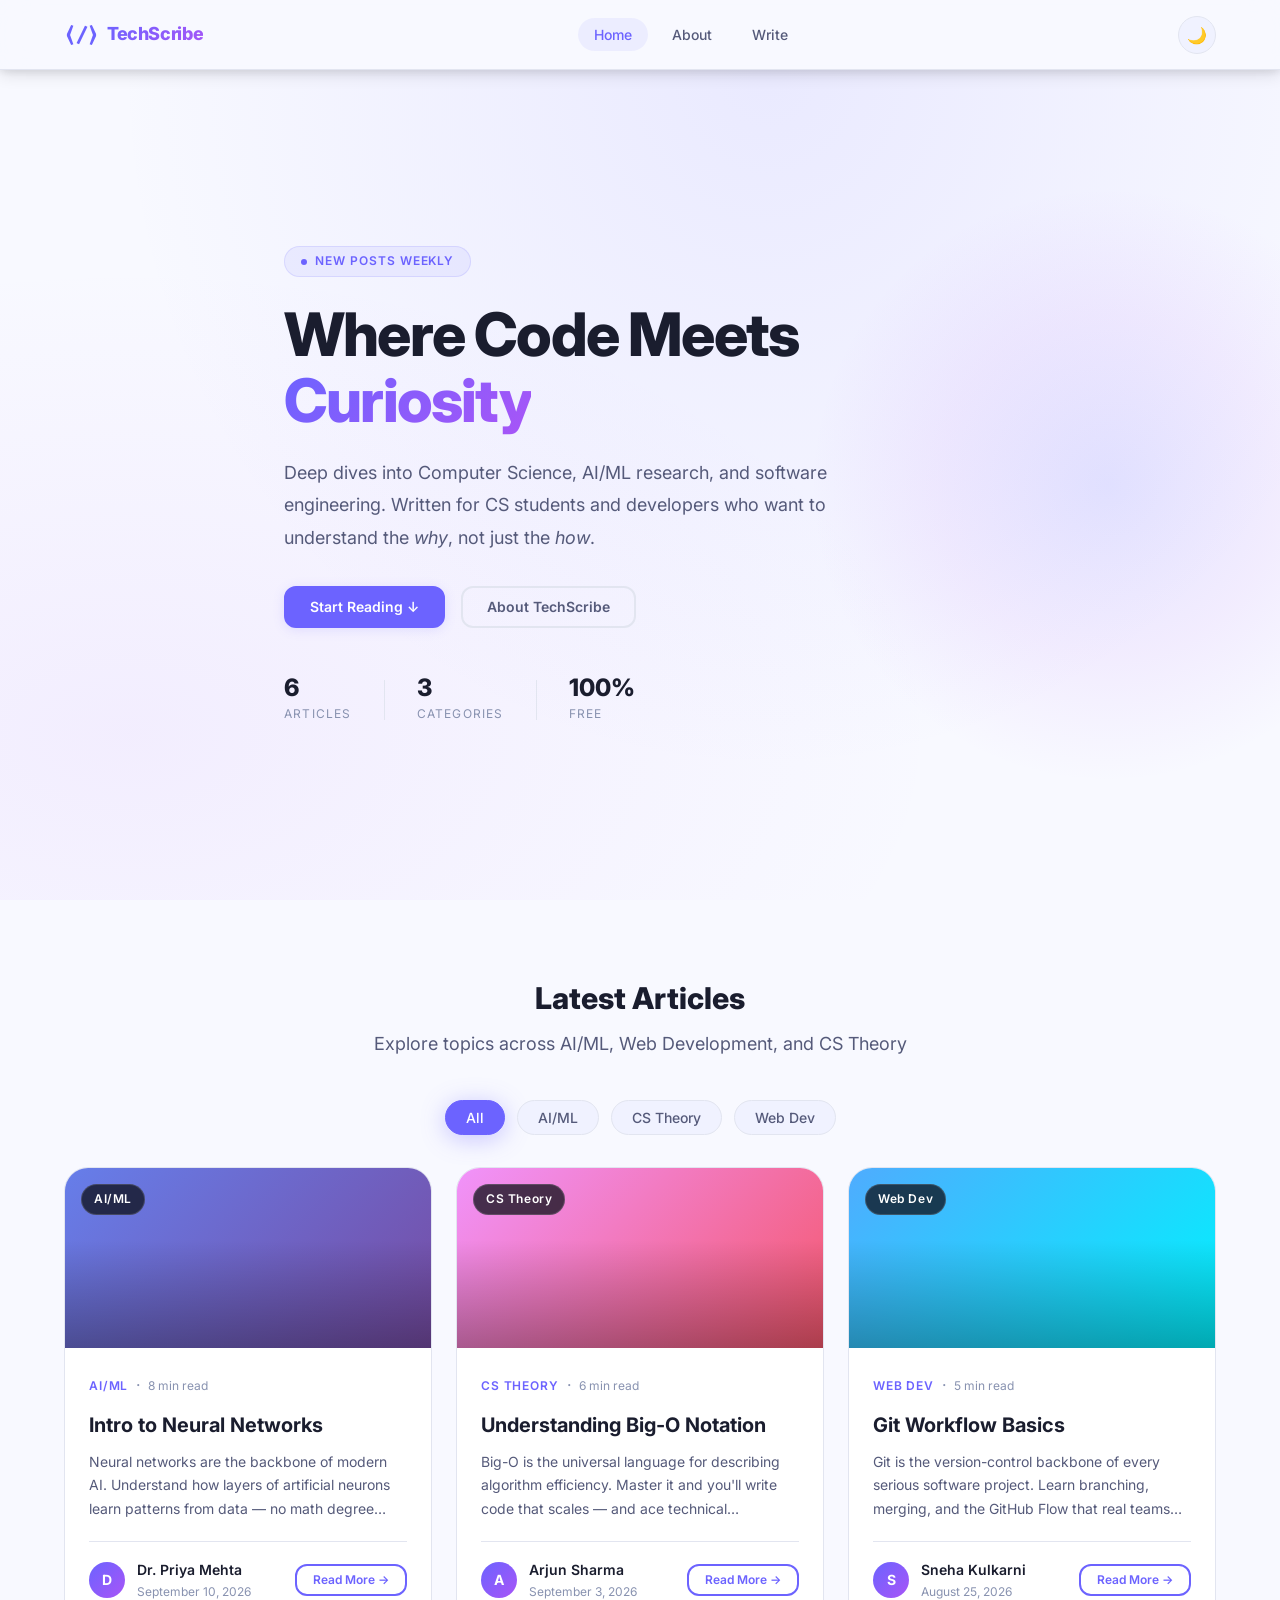
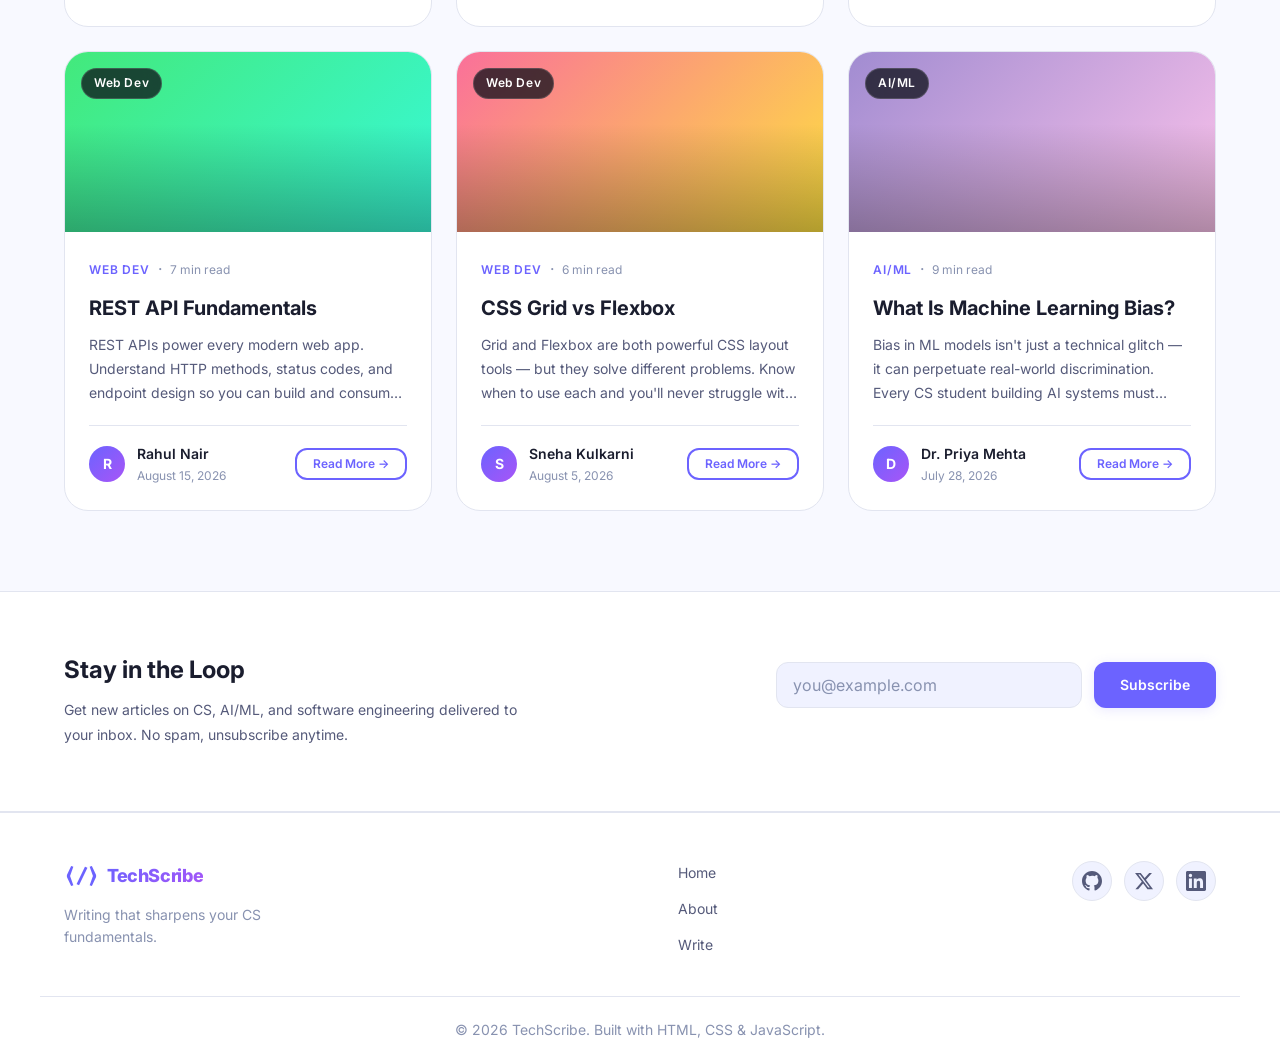
<file: index.html>
<!DOCTYPE html>
<html lang="en" data-theme="dark">
  <head>
    <meta charset="UTF-8" />
    <meta name="viewport" content="width=device-width, initial-scale=1.0" />

    <!-- SEO meta tags -->
    <title>TechScribe — CS, AI/ML & Software Engineering Blog</title>
    <meta
      name="description"
      content="TechScribe is a professional blog covering Computer Science theory, AI/ML concepts, and software engineering best practices for students and developers."
    />
    <meta name="author" content="TechScribe Editorial Team" />

    <!-- Open Graph (social sharing preview) -->
    <meta property="og:title" content="TechScribe — CS, AI/ML & Software Engineering Blog" />
    <meta property="og:description" content="Thoughtful writing on CS, AI/ML, and engineering." />
    <meta property="og:type" content="website" />

    <!-- Google Fonts — Inter for body, Fira Code for code snippets -->
    <link rel="preconnect" href="https://fonts.googleapis.com" />
    <link rel="preconnect" href="https://fonts.gstatic.com" crossorigin />
    <link
      href="https://fonts.googleapis.com/css2?family=Inter:wght@400;500;600;700;800&family=Fira+Code:wght@400;500&display=swap"
      rel="stylesheet"
    />

    <!-- Our stylesheets: base first, then responsive overrides -->
    <link rel="stylesheet" href="css/style.css" />
    <link rel="stylesheet" href="css/responsive.css" />
  </head>

  <body>
    <!-- ═══════════════════════════════════════════════
         HEADER — sticky nav with logo, links, controls
         ═══════════════════════════════════════════════ -->
    <header class="site-header" id="site-header">
      <nav class="navbar container" aria-label="Main navigation">

        <!-- Logo / Brand -->
        <a href="index.html" class="nav-logo" id="nav-logo" aria-label="TechScribe Home">
          <span class="logo-icon">⟨/⟩</span>
          <span class="logo-text">TechScribe</span>
        </a>

        <!-- Desktop Navigation Links -->
        <ul class="nav-links" id="nav-links" role="list">
          <li><a href="index.html" class="nav-link active" aria-current="page">Home</a></li>
          <li><a href="about.html" class="nav-link">About</a></li>
          <li><a href="add-article.html" class="nav-link">Write</a></li>
        </ul>

        <!-- Right-side controls: theme toggle + hamburger -->
        <div class="nav-controls">
          <!-- Theme toggle button — JS adds/removes dark class on <html> -->
          <button
            id="theme-toggle"
            class="btn-icon"
            aria-label="Toggle dark/light mode"
            title="Toggle theme"
          >
            <!-- Icon swaps via JS -->
            <span id="theme-icon">☀️</span>
          </button>

          <!-- Hamburger menu — visible on mobile only -->
          <button
            id="hamburger"
            class="hamburger"
            aria-label="Open navigation menu"
            aria-expanded="false"
            aria-controls="nav-links"
          >
            <span class="hamburger-line"></span>
            <span class="hamburger-line"></span>
            <span class="hamburger-line"></span>
          </button>
        </div>
      </nav>
    </header>

    <!-- ═══════════════════════════════════════════════
         MAIN — primary page content
         ═══════════════════════════════════════════════ -->
    <main id="main-content">

      <!-- ── HERO SECTION ───────────────────────────── -->
      <section class="hero" aria-label="Site introduction">
        <div class="hero-content container">
          <div class="hero-badge">New Posts Weekly</div>
          <h1 class="hero-title">
            Where Code Meets<br />
            <span class="gradient-text">Curiosity</span>
          </h1>
          <p class="hero-subtitle">
            Deep dives into Computer Science, AI/ML research, and software engineering.
            Written for CS students and developers who want to understand the <em>why</em>,
            not just the <em>how</em>.
          </p>
          <div class="hero-actions">
            <a href="#blog-grid" class="btn btn-primary" id="hero-cta">Start Reading ↓</a>
            <a href="about.html" class="btn btn-ghost">About TechScribe</a>
          </div>

          <!-- Floating stats strip -->
          <div class="hero-stats">
            <div class="stat">
              <span class="stat-number" id="stat-articles">6</span>
              <span class="stat-label">Articles</span>
            </div>
            <div class="stat-divider"></div>
            <div class="stat">
              <span class="stat-number" id="stat-categories">3</span>
              <span class="stat-label">Categories</span>
            </div>
            <div class="stat-divider"></div>
            <div class="stat">
              <span class="stat-number">100%</span>
              <span class="stat-label">Free</span>
            </div>
          </div>
        </div>

        <!-- Decorative animated blob -->
        <div class="hero-blob" aria-hidden="true"></div>
      </section>

      <!-- ── BLOG GRID SECTION ──────────────────────── -->
      <section class="blog-section container" id="blog-grid" aria-label="Blog posts">
        <div class="section-header">
          <h2 class="section-title">Latest Articles</h2>
          <p class="section-subtitle">Explore topics across AI/ML, Web Development, and CS Theory</p>
        </div>

        <!-- Category filter buttons — JS populates and handles clicks -->
        <div class="filter-bar" id="filter-bar" role="group" aria-label="Filter posts by category">
          <!-- Buttons injected by render-posts.js -->
        </div>

        <!-- Post cards injected here by render-posts.js -->
        <div class="posts-grid" id="posts-grid" aria-live="polite">
          <!-- Dynamic content -->
        </div>

        <!-- Shown when no posts match a filter -->
        <div class="empty-state hidden" id="empty-state" role="status">
          <span class="empty-icon">🔍</span>
          <p>No posts in this category yet. Check back soon!</p>
        </div>
      </section>

      <!-- ── NEWSLETTER SECTION ─────────────────────── -->
      <section class="newsletter-section" id="newsletter" aria-label="Newsletter signup">
        <div class="newsletter-inner container">
          <div class="newsletter-text">
            <h2>Stay in the Loop</h2>
            <p>Get new articles on CS, AI/ML, and software engineering delivered to your inbox. No spam, unsubscribe anytime.</p>
          </div>
          <form
            class="newsletter-form"
            id="newsletter-form"
            novalidate
            aria-label="Newsletter subscription form"
          >
            <div class="form-group">
              <label for="newsletter-email" class="sr-only">Email address</label>
              <input
                type="email"
                id="newsletter-email"
                name="email"
                class="form-input"
                placeholder="you@example.com"
                autocomplete="email"
                required
              />
              <button type="submit" class="btn btn-primary" id="newsletter-submit">
                Subscribe
              </button>
            </div>
            <!-- Validation / success message injected by main.js -->
            <p class="form-message" id="form-message" role="alert" aria-live="assertive"></p>
          </form>
        </div>
      </section>
    </main>

    <!-- ═══════════════════════════════════════════════
         FOOTER
         ═══════════════════════════════════════════════ -->
    <footer class="site-footer" id="site-footer">
      <div class="footer-inner container">
        <div class="footer-brand">
          <a href="index.html" class="nav-logo" aria-label="TechScribe Home">
            <span class="logo-icon">⟨/⟩</span>
            <span class="logo-text">TechScribe</span>
          </a>
          <p class="footer-tagline">Writing that sharpens your CS fundamentals.</p>
        </div>

        <nav class="footer-links" aria-label="Footer navigation">
          <a href="index.html" class="footer-link">Home</a>
          <a href="about.html" class="footer-link">About</a>
          <a href="add-article.html" class="footer-link">Write</a>
        </nav>

        <!-- Mock social links (href="#" — replace with real profiles) -->
        <div class="footer-socials" aria-label="Social media links">
          <a href="#" class="social-link" aria-label="GitHub" rel="noopener">
            <!-- Inline SVG GitHub mark -->
            <svg width="20" height="20" viewBox="0 0 24 24" fill="currentColor" aria-hidden="true">
              <path d="M12 0C5.37 0 0 5.37 0 12c0 5.3 3.438 9.8 8.205 11.387.6.113.82-.258.82-.577v-2.234c-3.338.726-4.033-1.416-4.033-1.416-.546-1.387-1.333-1.756-1.333-1.756-1.089-.745.083-.729.083-.729 1.205.084 1.839 1.237 1.839 1.237 1.07 1.834 2.807 1.304 3.492.997.107-.775.418-1.305.762-1.604-2.665-.305-5.467-1.334-5.467-5.931 0-1.311.469-2.381 1.236-3.221-.124-.303-.535-1.524.117-3.176 0 0 1.008-.322 3.301 1.23A11.509 11.509 0 0112 5.803c1.02.005 2.047.138 3.006.404 2.291-1.552 3.297-1.23 3.297-1.23.653 1.653.242 2.874.118 3.176.77.84 1.235 1.911 1.235 3.221 0 4.609-2.807 5.624-5.479 5.921.43.372.823 1.102.823 2.222v3.293c0 .319.192.694.801.576C20.566 21.797 24 17.3 24 12c0-6.63-5.37-12-12-12z"/>
            </svg>
          </a>
          <a href="#" class="social-link" aria-label="Twitter/X" rel="noopener">
            <svg width="20" height="20" viewBox="0 0 24 24" fill="currentColor" aria-hidden="true">
              <path d="M18.244 2.25h3.308l-7.227 8.26 8.502 11.24H16.17l-5.214-6.817L4.99 21.75H1.68l7.73-8.835L1.254 2.25H8.08l4.713 6.231zm-1.161 17.52h1.833L7.084 4.126H5.117z"/>
            </svg>
          </a>
          <a href="#" class="social-link" aria-label="LinkedIn" rel="noopener">
            <svg width="20" height="20" viewBox="0 0 24 24" fill="currentColor" aria-hidden="true">
              <path d="M20.447 20.452h-3.554v-5.569c0-1.328-.027-3.037-1.852-3.037-1.853 0-2.136 1.445-2.136 2.939v5.667H9.351V9h3.414v1.561h.046c.477-.9 1.637-1.85 3.37-1.85 3.601 0 4.267 2.37 4.267 5.455v6.286zM5.337 7.433a2.062 2.062 0 01-2.063-2.065 2.064 2.064 0 112.063 2.065zm1.782 13.019H3.555V9h3.564v11.452zM22.225 0H1.771C.792 0 0 .774 0 1.729v20.542C0 23.227.792 24 1.771 24h20.451C23.2 24 24 23.227 24 22.271V1.729C24 .774 23.2 0 22.222 0h.003z"/>
            </svg>
          </a>
        </div>
      </div>

      <div class="footer-bottom container">
        <p>&copy; <span id="copyright-year"></span> TechScribe. Built with HTML, CSS &amp; JavaScript.</p>
      </div>
    </footer>

    <!-- ═══════════════════════════════════════════════
         SCRIPTS — defer so they run after DOM is ready
         Load order matters: data → render → interactions
         ═══════════════════════════════════════════════ -->
    <script src="js/posts-data.js" defer></script>
    <script src="js/render-posts.js" defer></script>
    <script src="js/storage.js" defer></script>
    <script src="js/main.js" defer></script>
  </body>
</html>
</file>
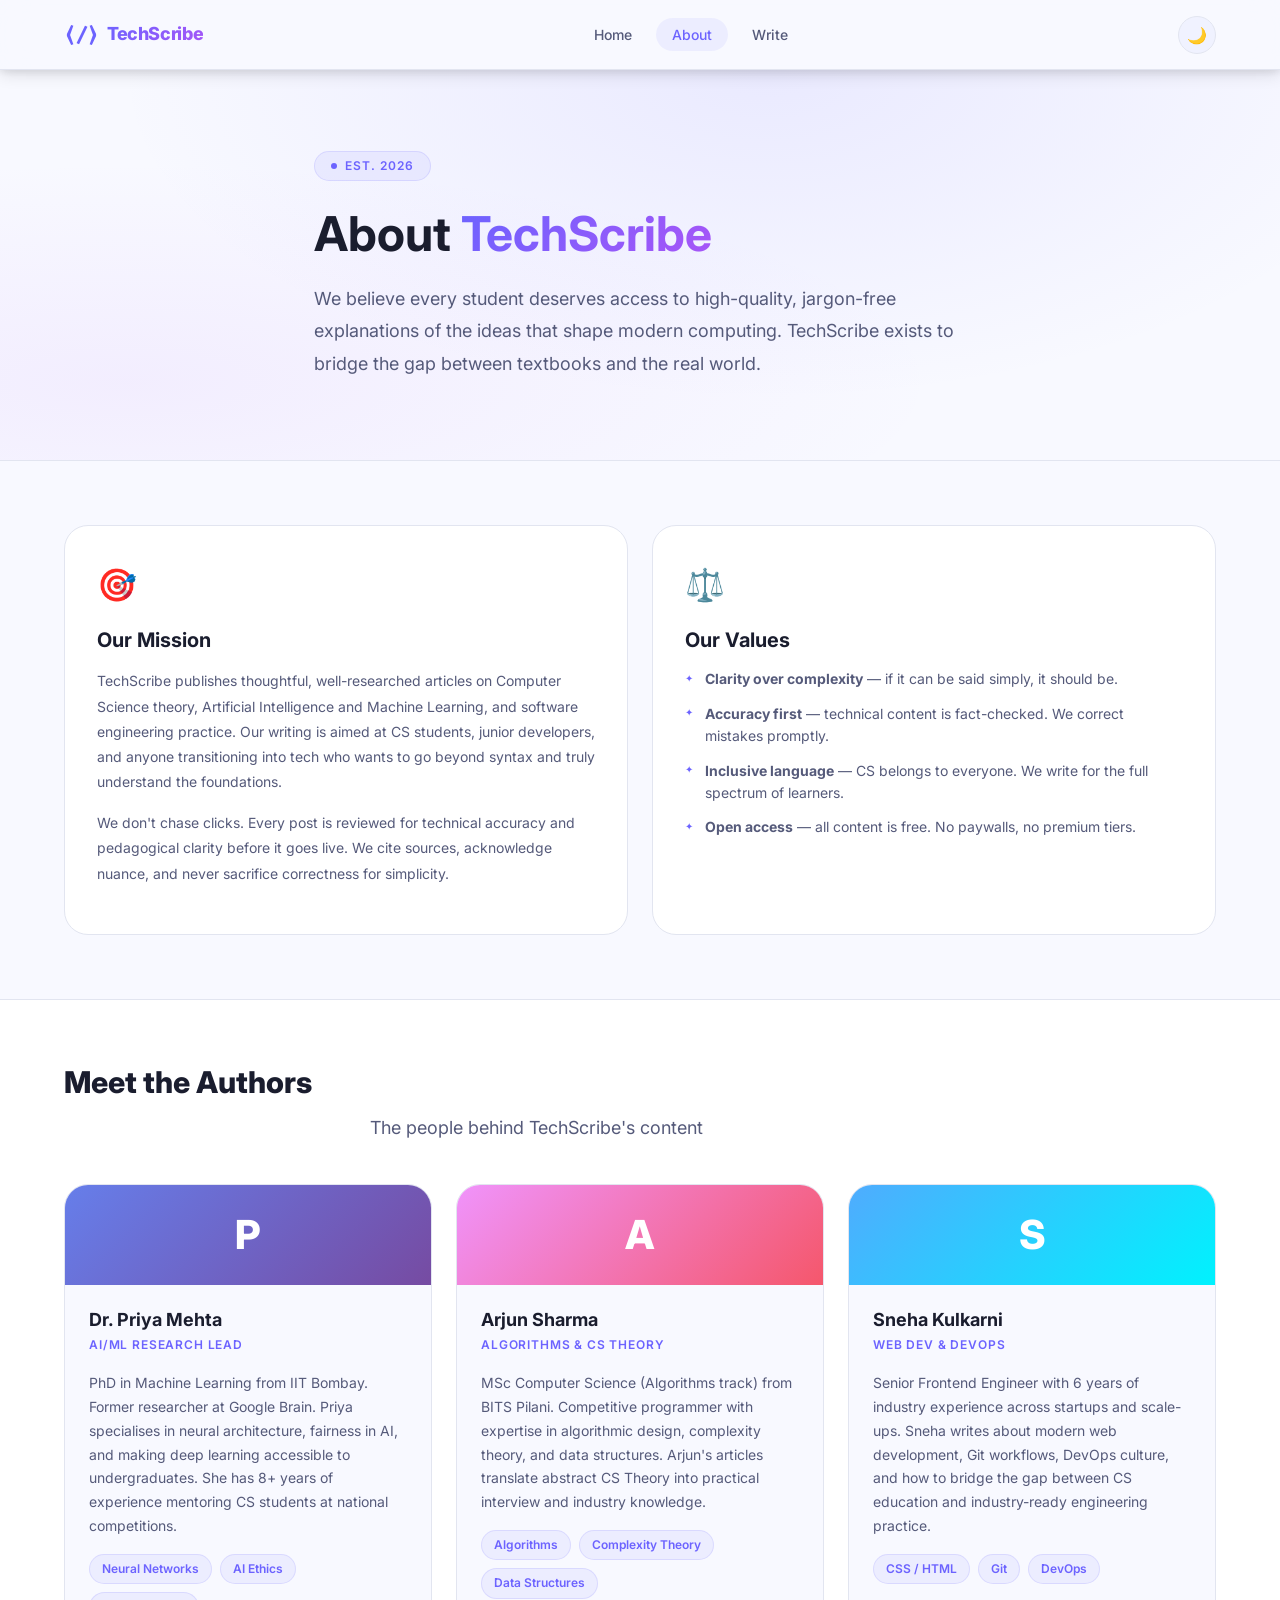
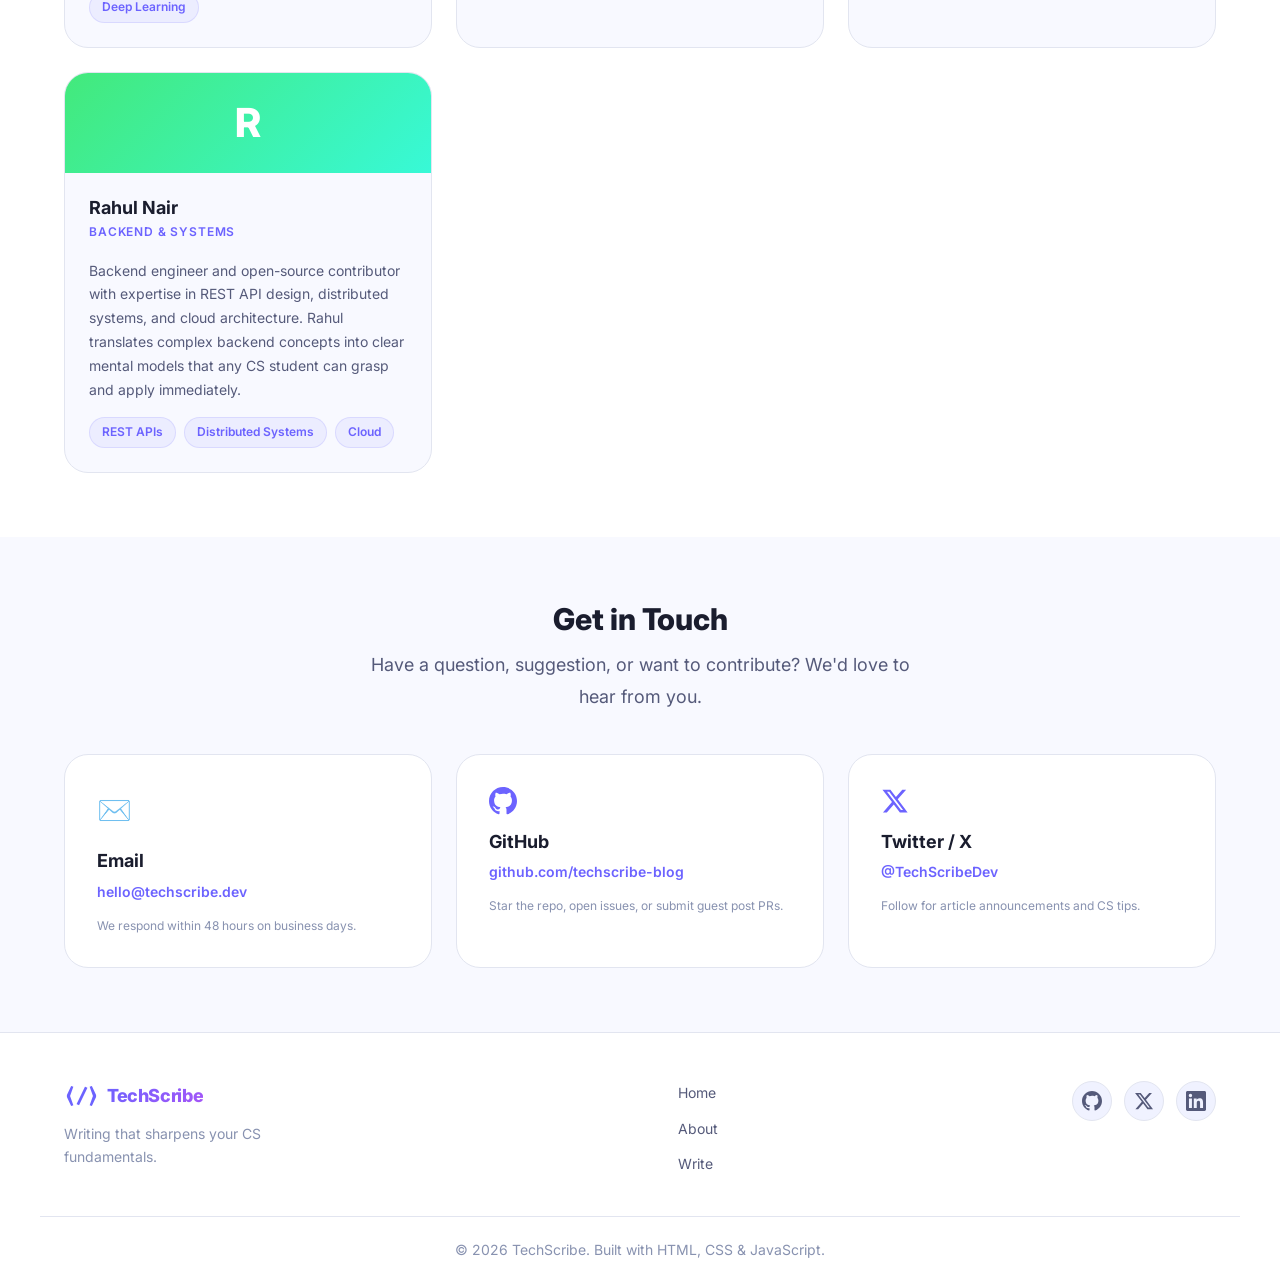
<file: about.html>
<!DOCTYPE html>
<html lang="en" data-theme="dark">
  <head>
    <meta charset="UTF-8" />
    <meta name="viewport" content="width=device-width, initial-scale=1.0" />
    <title>About — TechScribe</title>
    <meta
      name="description"
      content="Learn about TechScribe — our mission, the team, and how to get in touch."
    />

    <!-- Google Fonts -->
    <link rel="preconnect" href="https://fonts.googleapis.com" />
    <link rel="preconnect" href="https://fonts.gstatic.com" crossorigin />
    <link
      href="https://fonts.googleapis.com/css2?family=Inter:wght@400;500;600;700;800&family=Fira+Code:wght@400;500&display=swap"
      rel="stylesheet"
    />

    <link rel="stylesheet" href="css/style.css" />
    <link rel="stylesheet" href="css/responsive.css" />
  </head>

  <body>
    <!-- HEADER -->
    <header class="site-header" id="site-header">
      <nav class="navbar container" aria-label="Main navigation">
        <a href="index.html" class="nav-logo" id="nav-logo" aria-label="TechScribe Home">
          <span class="logo-icon">⟨/⟩</span>
          <span class="logo-text">TechScribe</span>
        </a>
        <ul class="nav-links" id="nav-links" role="list">
          <li><a href="index.html" class="nav-link">Home</a></li>
          <li><a href="about.html" class="nav-link active" aria-current="page">About</a></li>
          <li><a href="add-article.html" class="nav-link">Write</a></li>
        </ul>
        <div class="nav-controls">
          <button id="theme-toggle" class="btn-icon" aria-label="Toggle dark/light mode" title="Toggle theme">
            <span id="theme-icon">☀️</span>
          </button>
          <button id="hamburger" class="hamburger" aria-label="Open navigation menu" aria-expanded="false" aria-controls="nav-links">
            <span class="hamburger-line"></span>
            <span class="hamburger-line"></span>
            <span class="hamburger-line"></span>
          </button>
        </div>
      </nav>
    </header>

    <main id="main-content">

      <!-- ── ABOUT HERO ──────────────────────────────── -->
      <section class="about-hero" aria-label="About TechScribe introduction">
        <div class="container about-hero-inner">
          <div class="about-hero-text">
            <div class="hero-badge">Est. 2026</div>
            <h1>About <span class="gradient-text">TechScribe</span></h1>
            <p class="about-lead">
              We believe every student deserves access to high-quality, jargon-free explanations of the ideas that shape modern computing. TechScribe exists to bridge the gap between textbooks and the real world.
            </p>
          </div>
        </div>
      </section>

      <!-- ── MISSION SECTION ────────────────────────── -->
      <section class="about-section container" aria-labelledby="mission-heading">
        <div class="about-grid">
          <div class="about-card" id="mission-card">
            <div class="about-icon" aria-hidden="true">🎯</div>
            <h2 id="mission-heading">Our Mission</h2>
            <p>
              TechScribe publishes thoughtful, well-researched articles on Computer Science theory, Artificial Intelligence and Machine Learning, and software engineering practice. Our writing is aimed at CS students, junior developers, and anyone transitioning into tech who wants to go beyond syntax and truly understand the foundations.
            </p>
            <p>
              We don't chase clicks. Every post is reviewed for technical accuracy and pedagogical clarity before it goes live. We cite sources, acknowledge nuance, and never sacrifice correctness for simplicity.
            </p>
          </div>

          <div class="about-card" id="values-card">
            <div class="about-icon" aria-hidden="true">⚖️</div>
            <h2>Our Values</h2>
            <ul class="values-list">
              <li>
                <strong>Clarity over complexity</strong> — if it can be said simply, it should be.
              </li>
              <li>
                <strong>Accuracy first</strong> — technical content is fact-checked. We correct mistakes promptly.
              </li>
              <li>
                <strong>Inclusive language</strong> — CS belongs to everyone. We write for the full spectrum of learners.
              </li>
              <li>
                <strong>Open access</strong> — all content is free. No paywalls, no premium tiers.
              </li>
            </ul>
          </div>
        </div>
      </section>

      <!-- ── TEAM / AUTHOR BIOS ─────────────────────── -->
      <section class="team-section" aria-labelledby="team-heading">
        <div class="container">
          <h2 id="team-heading" class="section-title">Meet the Authors</h2>
          <p class="section-subtitle">The people behind TechScribe's content</p>

          <div class="team-grid">

            <!-- Author 1 -->
            <article class="author-card" id="author-priya" aria-label="Dr. Priya Mehta">
              <div class="author-card-avatar" style="background: linear-gradient(135deg, #667eea 0%, #764ba2 100%);" aria-hidden="true">
                P
              </div>
              <div class="author-card-body">
                <h3>Dr. Priya Mehta</h3>
                <span class="author-card-role">AI/ML Research Lead</span>
                <p>
                  PhD in Machine Learning from IIT Bombay. Former researcher at Google Brain. Priya specialises in neural architecture, fairness in AI, and making deep learning accessible to undergraduates. She has 8+ years of experience mentoring CS students at national competitions.
                </p>
                <div class="author-card-tags">
                  <span class="tag">Neural Networks</span>
                  <span class="tag">AI Ethics</span>
                  <span class="tag">Deep Learning</span>
                </div>
              </div>
            </article>

            <!-- Author 2 -->
            <article class="author-card" id="author-arjun" aria-label="Arjun Sharma">
              <div class="author-card-avatar" style="background: linear-gradient(135deg, #f093fb 0%, #f5576c 100%);" aria-hidden="true">
                A
              </div>
              <div class="author-card-body">
                <h3>Arjun Sharma</h3>
                <span class="author-card-role">Algorithms &amp; CS Theory</span>
                <p>
                  MSc Computer Science (Algorithms track) from BITS Pilani. Competitive programmer with expertise in algorithmic design, complexity theory, and data structures. Arjun's articles translate abstract CS Theory into practical interview and industry knowledge.
                </p>
                <div class="author-card-tags">
                  <span class="tag">Algorithms</span>
                  <span class="tag">Complexity Theory</span>
                  <span class="tag">Data Structures</span>
                </div>
              </div>
            </article>

            <!-- Author 3 -->
            <article class="author-card" id="author-sneha" aria-label="Sneha Kulkarni">
              <div class="author-card-avatar" style="background: linear-gradient(135deg, #4facfe 0%, #00f2fe 100%);" aria-hidden="true">
                S
              </div>
              <div class="author-card-body">
                <h3>Sneha Kulkarni</h3>
                <span class="author-card-role">Web Dev &amp; DevOps</span>
                <p>
                  Senior Frontend Engineer with 6 years of industry experience across startups and scale-ups. Sneha writes about modern web development, Git workflows, DevOps culture, and how to bridge the gap between CS education and industry-ready engineering practice.
                </p>
                <div class="author-card-tags">
                  <span class="tag">CSS / HTML</span>
                  <span class="tag">Git</span>
                  <span class="tag">DevOps</span>
                </div>
              </div>
            </article>

            <!-- Author 4 -->
            <article class="author-card" id="author-rahul" aria-label="Rahul Nair">
              <div class="author-card-avatar" style="background: linear-gradient(135deg, #43e97b 0%, #38f9d7 100%);" aria-hidden="true">
                R
              </div>
              <div class="author-card-body">
                <h3>Rahul Nair</h3>
                <span class="author-card-role">Backend &amp; Systems</span>
                <p>
                  Backend engineer and open-source contributor with expertise in REST API design, distributed systems, and cloud architecture. Rahul translates complex backend concepts into clear mental models that any CS student can grasp and apply immediately.
                </p>
                <div class="author-card-tags">
                  <span class="tag">REST APIs</span>
                  <span class="tag">Distributed Systems</span>
                  <span class="tag">Cloud</span>
                </div>
              </div>
            </article>

          </div>
        </div>
      </section>

      <!-- ── CONTACT SECTION ────────────────────────── -->
      <section class="contact-section container" aria-labelledby="contact-heading">
        <div class="contact-inner">
          <h2 id="contact-heading" class="section-title">Get in Touch</h2>
          <p class="section-subtitle">Have a question, suggestion, or want to contribute? We'd love to hear from you.</p>

          <div class="contact-grid">
            <div class="contact-card" id="contact-email">
              <div class="contact-icon" aria-hidden="true">✉️</div>
              <h3>Email</h3>
              <a href="mailto:hello@techscribe.dev" class="contact-link">hello@techscribe.dev</a>
              <p class="contact-note">We respond within 48 hours on business days.</p>
            </div>

            <div class="contact-card" id="contact-github">
              <div class="contact-icon" aria-hidden="true">
                <svg width="28" height="28" viewBox="0 0 24 24" fill="currentColor" aria-hidden="true">
                  <path d="M12 0C5.37 0 0 5.37 0 12c0 5.3 3.438 9.8 8.205 11.387.6.113.82-.258.82-.577v-2.234c-3.338.726-4.033-1.416-4.033-1.416-.546-1.387-1.333-1.756-1.333-1.756-1.089-.745.083-.729.083-.729 1.205.084 1.839 1.237 1.839 1.237 1.07 1.834 2.807 1.304 3.492.997.107-.775.418-1.305.762-1.604-2.665-.305-5.467-1.334-5.467-5.931 0-1.311.469-2.381 1.236-3.221-.124-.303-.535-1.524.117-3.176 0 0 1.008-.322 3.301 1.23A11.509 11.509 0 0112 5.803c1.02.005 2.047.138 3.006.404 2.291-1.552 3.297-1.23 3.297-1.23.653 1.653.242 2.874.118 3.176.77.84 1.235 1.911 1.235 3.221 0 4.609-2.807 5.624-5.479 5.921.43.372.823 1.102.823 2.222v3.293c0 .319.192.694.801.576C20.566 21.797 24 17.3 24 12c0-6.63-5.37-12-12-12z"/>
                </svg>
              </div>
              <h3>GitHub</h3>
              <a href="#" class="contact-link" rel="noopener">github.com/techscribe-blog</a>
              <p class="contact-note">Star the repo, open issues, or submit guest post PRs.</p>
            </div>

            <div class="contact-card" id="contact-twitter">
              <div class="contact-icon" aria-hidden="true">
                <svg width="28" height="28" viewBox="0 0 24 24" fill="currentColor" aria-hidden="true">
                  <path d="M18.244 2.25h3.308l-7.227 8.26 8.502 11.24H16.17l-5.214-6.817L4.99 21.75H1.68l7.73-8.835L1.254 2.25H8.08l4.713 6.231zm-1.161 17.52h1.833L7.084 4.126H5.117z"/>
                </svg>
              </div>
              <h3>Twitter / X</h3>
              <a href="#" class="contact-link" rel="noopener">@TechScribeDev</a>
              <p class="contact-note">Follow for article announcements and CS tips.</p>
            </div>
          </div>
        </div>
      </section>

    </main>

    <!-- FOOTER -->
    <footer class="site-footer" id="site-footer">
      <div class="footer-inner container">
        <div class="footer-brand">
          <a href="index.html" class="nav-logo" aria-label="TechScribe Home">
            <span class="logo-icon">⟨/⟩</span>
            <span class="logo-text">TechScribe</span>
          </a>
          <p class="footer-tagline">Writing that sharpens your CS fundamentals.</p>
        </div>
        <nav class="footer-links" aria-label="Footer navigation">
          <a href="index.html" class="footer-link">Home</a>
          <a href="about.html" class="footer-link">About</a>
          <a href="add-article.html" class="footer-link">Write</a>
        </nav>
        <div class="footer-socials" aria-label="Social media links">
          <a href="#" class="social-link" aria-label="GitHub" rel="noopener">
            <svg width="20" height="20" viewBox="0 0 24 24" fill="currentColor" aria-hidden="true"><path d="M12 0C5.37 0 0 5.37 0 12c0 5.3 3.438 9.8 8.205 11.387.6.113.82-.258.82-.577v-2.234c-3.338.726-4.033-1.416-4.033-1.416-.546-1.387-1.333-1.756-1.333-1.756-1.089-.745.083-.729.083-.729 1.205.084 1.839 1.237 1.839 1.237 1.07 1.834 2.807 1.304 3.492.997.107-.775.418-1.305.762-1.604-2.665-.305-5.467-1.334-5.467-5.931 0-1.311.469-2.381 1.236-3.221-.124-.303-.535-1.524.117-3.176 0 0 1.008-.322 3.301 1.23A11.509 11.509 0 0112 5.803c1.02.005 2.047.138 3.006.404 2.291-1.552 3.297-1.23 3.297-1.23.653 1.653.242 2.874.118 3.176.77.84 1.235 1.911 1.235 3.221 0 4.609-2.807 5.624-5.479 5.921.43.372.823 1.102.823 2.222v3.293c0 .319.192.694.801.576C20.566 21.797 24 17.3 24 12c0-6.63-5.37-12-12-12z"/></svg>
          </a>
          <a href="#" class="social-link" aria-label="Twitter/X" rel="noopener">
            <svg width="20" height="20" viewBox="0 0 24 24" fill="currentColor" aria-hidden="true"><path d="M18.244 2.25h3.308l-7.227 8.26 8.502 11.24H16.17l-5.214-6.817L4.99 21.75H1.68l7.73-8.835L1.254 2.25H8.08l4.713 6.231zm-1.161 17.52h1.833L7.084 4.126H5.117z"/></svg>
          </a>
          <a href="#" class="social-link" aria-label="LinkedIn" rel="noopener">
            <svg width="20" height="20" viewBox="0 0 24 24" fill="currentColor" aria-hidden="true"><path d="M20.447 20.452h-3.554v-5.569c0-1.328-.027-3.037-1.852-3.037-1.853 0-2.136 1.445-2.136 2.939v5.667H9.351V9h3.414v1.561h.046c.477-.9 1.637-1.85 3.37-1.85 3.601 0 4.267 2.37 4.267 5.455v6.286zM5.337 7.433a2.062 2.062 0 01-2.063-2.065 2.064 2.064 0 112.063 2.065zm1.782 13.019H3.555V9h3.564v11.452zM22.225 0H1.771C.792 0 0 .774 0 1.729v20.542C0 23.227.792 24 1.771 24h20.451C23.2 24 24 23.227 24 22.271V1.729C24 .774 23.2 0 22.222 0h.003z"/></svg>
          </a>
        </div>
      </div>
      <div class="footer-bottom container">
        <p>&copy; <span id="copyright-year"></span> TechScribe. Built with HTML, CSS &amp; JavaScript.</p>
      </div>
    </footer>

    <script src="js/posts-data.js" defer></script>
    <script src="js/render-posts.js" defer></script>
    <script src="js/main.js" defer></script>
  </body>
</html>
</file>
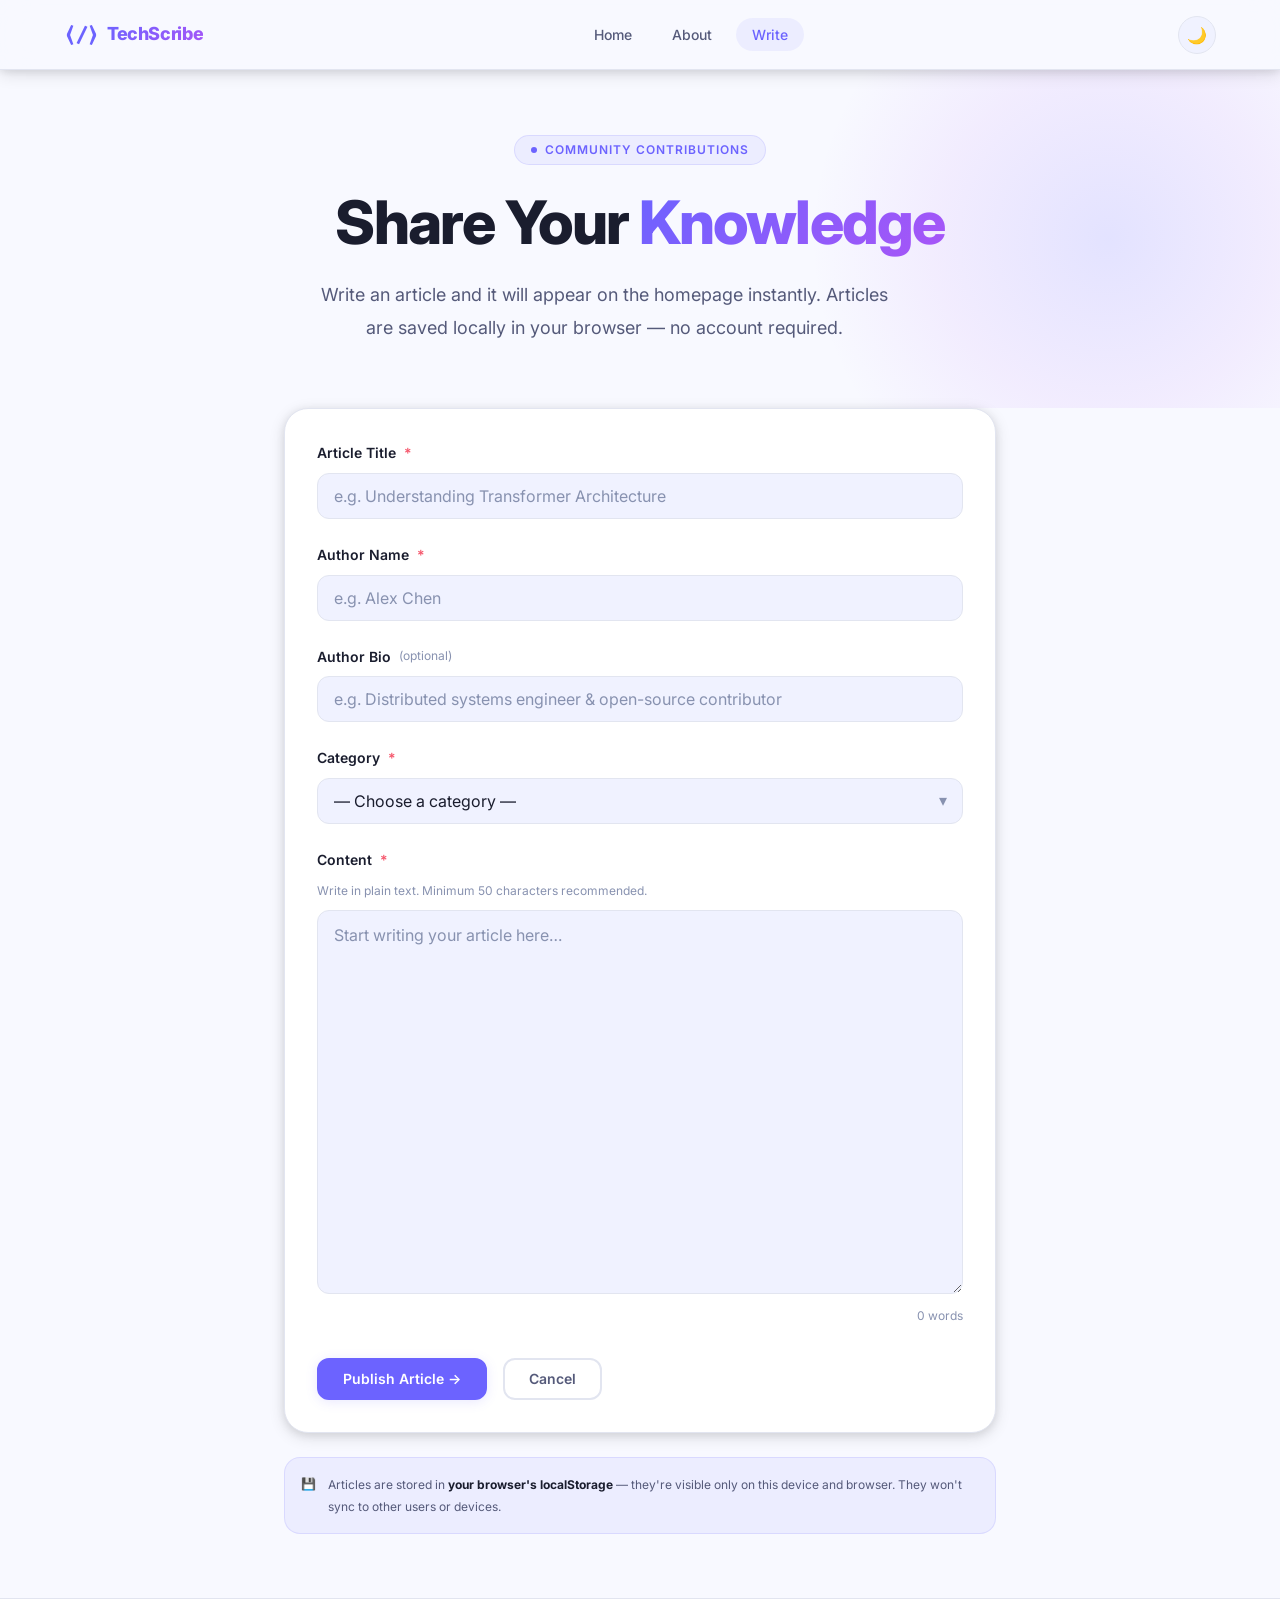
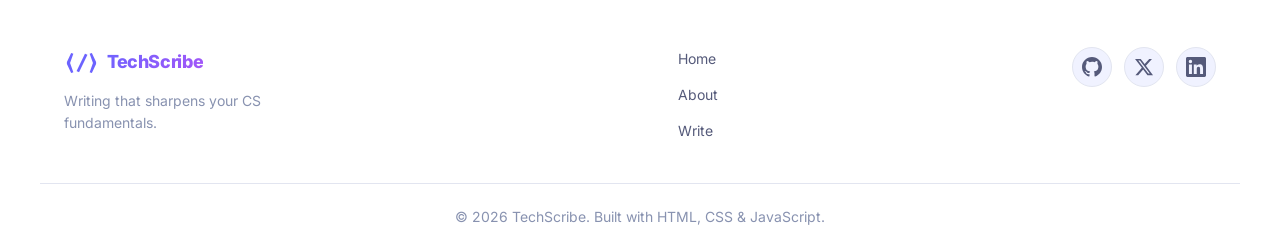
<file: add-article.html>
<!DOCTYPE html>
<html lang="en" data-theme="dark">
  <head>
    <meta charset="UTF-8" />
    <meta name="viewport" content="width=device-width, initial-scale=1.0" />

    <!-- SEO meta tags -->
    <title>Write an Article — TechScribe</title>
    <meta
      name="description"
      content="Share your knowledge with the TechScribe community. Write and publish an article on CS theory, AI/ML, or Web Development — no account needed."
    />
    <meta name="author" content="TechScribe Editorial Team" />

    <!-- Open Graph -->
    <meta property="og:title" content="Write an Article — TechScribe" />
    <meta property="og:description" content="Contribute an article to TechScribe." />
    <meta property="og:type" content="website" />

    <!-- Google Fonts — same as rest of site -->
    <link rel="preconnect" href="https://fonts.googleapis.com" />
    <link rel="preconnect" href="https://fonts.gstatic.com" crossorigin />
    <link
      href="https://fonts.googleapis.com/css2?family=Inter:wght@400;500;600;700;800&family=Fira+Code:wght@400;500&display=swap"
      rel="stylesheet"
    />

    <!-- Stylesheets -->
    <link rel="stylesheet" href="css/style.css" />
    <link rel="stylesheet" href="css/responsive.css" />
  </head>

  <body>
    <!-- ═══════════════════════════════════════════════
         HEADER — identical structure to other pages
         ═══════════════════════════════════════════════ -->
    <header class="site-header" id="site-header">
      <nav class="navbar container" aria-label="Main navigation">

        <!-- Logo / Brand -->
        <a href="index.html" class="nav-logo" id="nav-logo" aria-label="TechScribe Home">
          <span class="logo-icon">⟨/⟩</span>
          <span class="logo-text">TechScribe</span>
        </a>

        <!-- Desktop Navigation Links -->
        <ul class="nav-links" id="nav-links" role="list">
          <li><a href="index.html" class="nav-link">Home</a></li>
          <li><a href="about.html" class="nav-link">About</a></li>
          <li><a href="add-article.html" class="nav-link active" aria-current="page">Write</a></li>
        </ul>

        <!-- Right-side controls -->
        <div class="nav-controls">
          <button
            id="theme-toggle"
            class="btn-icon"
            aria-label="Toggle dark/light mode"
            title="Toggle theme"
          >
            <span id="theme-icon">☀️</span>
          </button>

          <button
            id="hamburger"
            class="hamburger"
            aria-label="Open navigation menu"
            aria-expanded="false"
            aria-controls="nav-links"
          >
            <span class="hamburger-line"></span>
            <span class="hamburger-line"></span>
            <span class="hamburger-line"></span>
          </button>
        </div>
      </nav>
    </header>

    <!-- ═══════════════════════════════════════════════
         MAIN — Write Article page content
         ═══════════════════════════════════════════════ -->
    <main id="main-content">

      <!-- ── PAGE HERO ──────────────────────────────── -->
      <section class="write-hero" aria-label="Write article introduction">
        <div class="write-hero-inner container">
          <div class="hero-badge">Community Contributions</div>
          <h1 class="hero-title">
            Share Your <span class="gradient-text">Knowledge</span>
          </h1>
          <p class="hero-subtitle">
            Write an article and it will appear on the homepage instantly.
            Articles are saved locally in your browser — no account required.
          </p>
        </div>
        <!-- Decorative blob inherited from hero styles -->
        <div class="hero-blob" aria-hidden="true"></div>
      </section>

      <!-- ── ARTICLE FORM SECTION ───────────────────── -->
      <section class="write-section container" aria-label="Article submission form">

        <div class="write-card">
          <!-- Success banner (hidden until form is submitted) -->
          <div class="write-success hidden" id="write-success" role="alert" aria-live="assertive">
            <span class="success-icon">🎉</span>
            <div>
              <strong>Article saved!</strong>
              <p>Redirecting you to the homepage…</p>
            </div>
          </div>

          <form
            id="add-article-form"
            class="article-form"
            novalidate
            aria-label="Add new article form"
          >
            <!-- ── TITLE ─────────────────────────────── -->
            <div class="form-field" id="field-title">
              <label for="article-title" class="field-label">
                Article Title <span class="required" aria-hidden="true">*</span>
              </label>
              <input
                type="text"
                id="article-title"
                name="title"
                class="form-input article-input"
                placeholder="e.g. Understanding Transformer Architecture"
                maxlength="120"
                autocomplete="off"
                required
                aria-required="true"
                aria-describedby="title-error"
              />
              <p class="field-error hidden" id="title-error" role="alert">
                ⚠️ Title is required.
              </p>
            </div>

            <!-- ── AUTHOR NAME ───────────────────────── -->
            <div class="form-field" id="field-author">
              <label for="article-author" class="field-label">
                Author Name <span class="required" aria-hidden="true">*</span>
              </label>
              <input
                type="text"
                id="article-author"
                name="author"
                class="form-input article-input"
                placeholder="e.g. Alex Chen"
                minlength="2"
                maxlength="60"
                autocomplete="name"
                required
                aria-required="true"
                aria-describedby="author-error"
              />
              <p class="field-error hidden" id="author-error" role="alert">
                ⚠️ Author name is required (at least 2 characters).
              </p>
            </div>

            <!-- ── AUTHOR BIO ────────────────────────── -->
            <div class="form-field" id="field-author-bio">
              <label for="article-author-bio" class="field-label">
                Author Bio <span class="optional-tag">(optional)</span>
              </label>
              <input
                type="text"
                id="article-author-bio"
                name="authorBio"
                class="form-input article-input"
                placeholder="e.g. Distributed systems engineer & open-source contributor"
                maxlength="120"
                autocomplete="off"
              />
            </div>

            <!-- ── CATEGORY ──────────────────────────── -->
            <div class="form-field" id="field-category">
              <label for="article-category" class="field-label">
                Category <span class="required" aria-hidden="true">*</span>
              </label>
              <div class="select-wrapper">
                <select
                  id="article-category"
                  name="category"
                  class="form-input form-select"
                  required
                  aria-required="true"
                  aria-describedby="category-error"
                >
                  <option value="" disabled selected>— Choose a category —</option>
                  <option value="AI/ML">AI/ML</option>
                  <option value="Web Dev">Web Dev</option>
                  <option value="CS Theory">CS Theory</option>
                </select>
                <span class="select-arrow" aria-hidden="true">▾</span>
              </div>
              <p class="field-error hidden" id="category-error" role="alert">
                ⚠️ Please select a category.
              </p>
            </div>

            <!-- ── CONTENT ────────────────────────────── -->
            <div class="form-field" id="field-content">
              <label for="article-content" class="field-label">
                Content <span class="required" aria-hidden="true">*</span>
              </label>
              <p class="field-hint">Write in plain text. Minimum 50 characters recommended.</p>
              <textarea
                id="article-content"
                name="content"
                class="form-input article-textarea"
                placeholder="Start writing your article here…"
                rows="14"
                required
                aria-required="true"
                aria-describedby="content-error content-counter"
              ></textarea>
              <div class="textarea-footer">
                <p class="field-error hidden" id="content-error" role="alert">
                  ⚠️ Content is required.
                </p>
                <span class="char-counter" id="content-counter" aria-live="polite">0 words</span>
              </div>
            </div>

            <!-- ── SUBMIT ─────────────────────────────── -->
            <div class="form-actions">
              <button
                type="submit"
                id="submit-article"
                class="btn btn-primary btn-publish"
              >
                <span id="submit-text">Publish Article →</span>
              </button>
              <a href="index.html" class="btn btn-ghost">Cancel</a>
            </div>
          </form>
        </div>

        <!-- Info note about localStorage -->
        <aside class="write-note" aria-label="Storage information">
          <span class="note-icon">💾</span>
          <p>
            Articles are stored in <strong>your browser's localStorage</strong> — they're
            visible only on this device and browser. They won't sync to other users or
            devices.
          </p>
        </aside>

      </section>
    </main>

    <!-- ═══════════════════════════════════════════════
         FOOTER — identical to other pages
         ═══════════════════════════════════════════════ -->
    <footer class="site-footer" id="site-footer">
      <div class="footer-inner container">
        <div class="footer-brand">
          <a href="index.html" class="nav-logo" aria-label="TechScribe Home">
            <span class="logo-icon">⟨/⟩</span>
            <span class="logo-text">TechScribe</span>
          </a>
          <p class="footer-tagline">Writing that sharpens your CS fundamentals.</p>
        </div>

        <nav class="footer-links" aria-label="Footer navigation">
          <a href="index.html" class="footer-link">Home</a>
          <a href="about.html" class="footer-link">About</a>
          <a href="add-article.html" class="footer-link">Write</a>
        </nav>

        <div class="footer-socials" aria-label="Social media links">
          <a href="#" class="social-link" aria-label="GitHub" rel="noopener">
            <svg width="20" height="20" viewBox="0 0 24 24" fill="currentColor" aria-hidden="true">
              <path d="M12 0C5.37 0 0 5.37 0 12c0 5.3 3.438 9.8 8.205 11.387.6.113.82-.258.82-.577v-2.234c-3.338.726-4.033-1.416-4.033-1.416-.546-1.387-1.333-1.756-1.333-1.756-1.089-.745.083-.729.083-.729 1.205.084 1.839 1.237 1.839 1.237 1.07 1.834 2.807 1.304 3.492.997.107-.775.418-1.305.762-1.604-2.665-.305-5.467-1.334-5.467-5.931 0-1.311.469-2.381 1.236-3.221-.124-.303-.535-1.524.117-3.176 0 0 1.008-.322 3.301 1.23A11.509 11.509 0 0112 5.803c1.02.005 2.047.138 3.006.404 2.291-1.552 3.297-1.23 3.297-1.23.653 1.653.242 2.874.118 3.176.77.84 1.235 1.911 1.235 3.221 0 4.609-2.807 5.624-5.479 5.921.43.372.823 1.102.823 2.222v3.293c0 .319.192.694.801.576C20.566 21.797 24 17.3 24 12c0-6.63-5.37-12-12-12z"/>
            </svg>
          </a>
          <a href="#" class="social-link" aria-label="Twitter/X" rel="noopener">
            <svg width="20" height="20" viewBox="0 0 24 24" fill="currentColor" aria-hidden="true">
              <path d="M18.244 2.25h3.308l-7.227 8.26 8.502 11.24H16.17l-5.214-6.817L4.99 21.75H1.68l7.73-8.835L1.254 2.25H8.08l4.713 6.231zm-1.161 17.52h1.833L7.084 4.126H5.117z"/>
            </svg>
          </a>
          <a href="#" class="social-link" aria-label="LinkedIn" rel="noopener">
            <svg width="20" height="20" viewBox="0 0 24 24" fill="currentColor" aria-hidden="true">
              <path d="M20.447 20.452h-3.554v-5.569c0-1.328-.027-3.037-1.852-3.037-1.853 0-2.136 1.445-2.136 2.939v5.667H9.351V9h3.414v1.561h.046c.477-.9 1.637-1.85 3.37-1.85 3.601 0 4.267 2.37 4.267 5.455v6.286zM5.337 7.433a2.062 2.062 0 01-2.063-2.065 2.064 2.064 0 112.063 2.065zm1.782 13.019H3.555V9h3.564v11.452zM22.225 0H1.771C.792 0 0 .774 0 1.729v20.542C0 23.227.792 24 1.771 24h20.451C23.2 24 24 23.227 24 22.271V1.729C24 .774 23.2 0 22.222 0h.003z"/>
            </svg>
          </a>
        </div>
      </div>

      <div class="footer-bottom container">
        <p>&copy; <span id="copyright-year"></span> TechScribe. Built with HTML, CSS &amp; JavaScript.</p>
      </div>
    </footer>

    <!-- ═══════════════════════════════════════════════
         SCRIPTS — load order: data → storage → main
         ═══════════════════════════════════════════════ -->
    <script src="js/posts-data.js" defer></script>
    <script src="js/storage.js" defer></script>
    <script src="js/main.js" defer></script>
  </body>
</html>
</file>
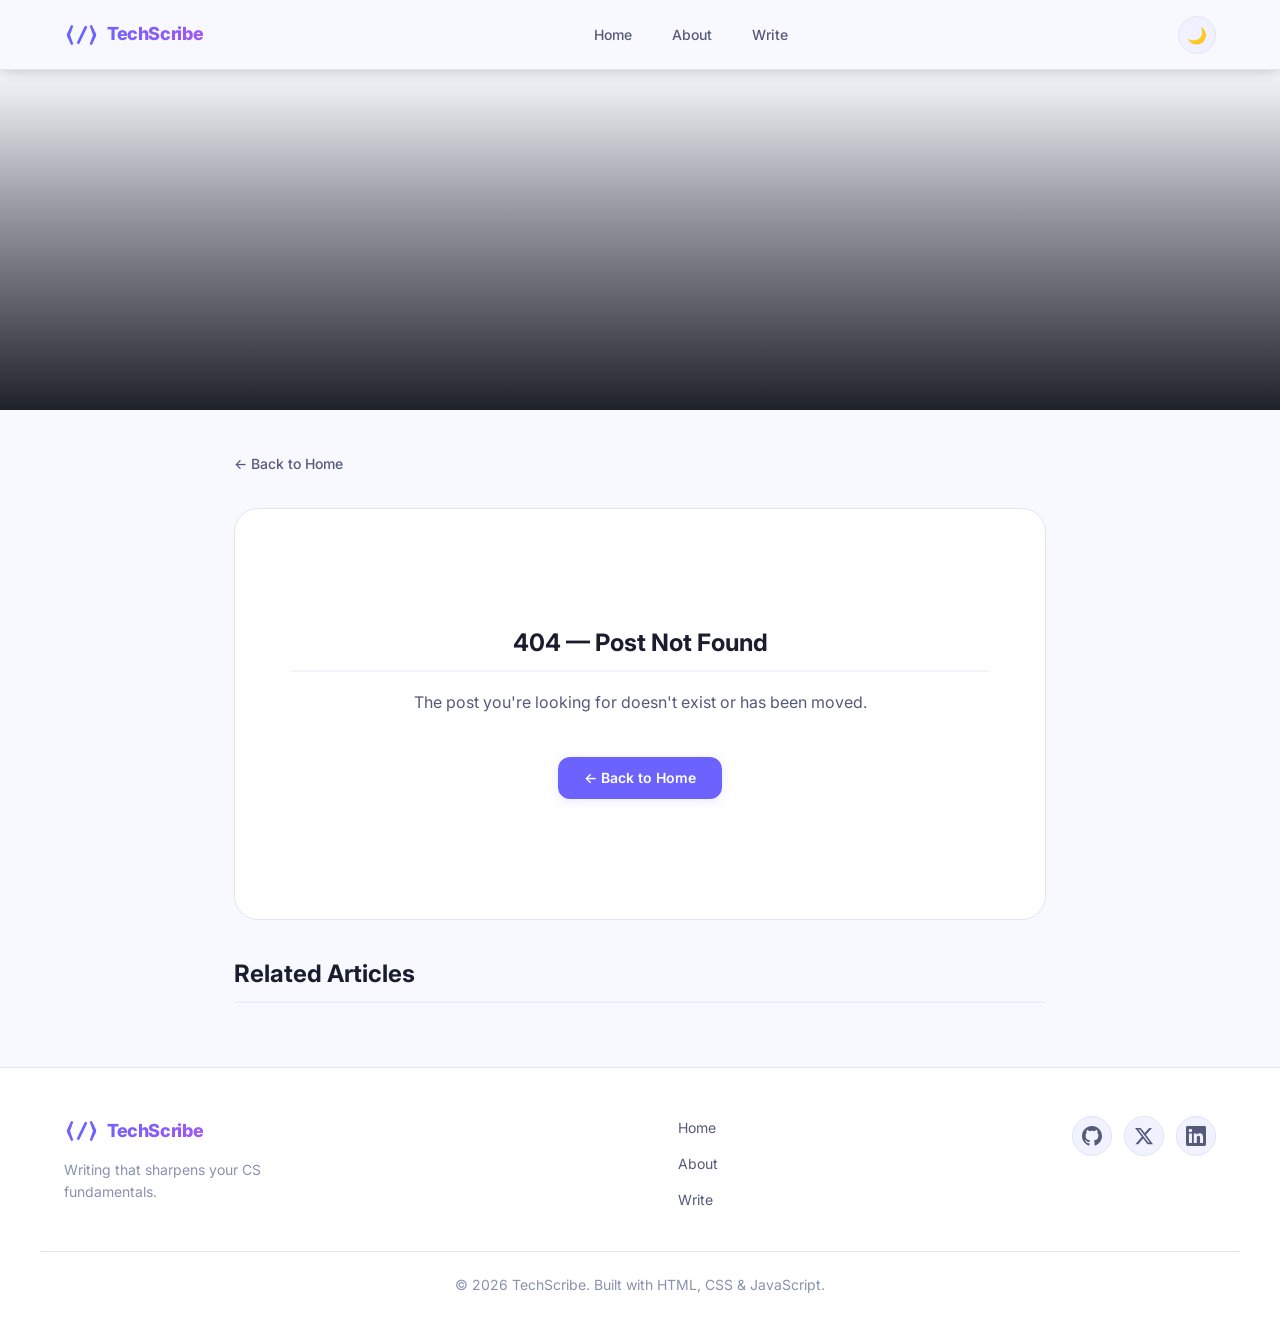
<file: post.html>
<!DOCTYPE html>
<html lang="en" data-theme="dark">
  <head>
    <meta charset="UTF-8" />
    <meta name="viewport" content="width=device-width, initial-scale=1.0" />
    <title>TechScribe — Reading Post</title>
    <meta name="description" content="Read a TechScribe article on CS, AI/ML, or software engineering." />

    <!-- Google Fonts -->
    <link rel="preconnect" href="https://fonts.googleapis.com" />
    <link rel="preconnect" href="https://fonts.gstatic.com" crossorigin />
    <link
      href="https://fonts.googleapis.com/css2?family=Inter:wght@400;500;600;700;800&family=Fira+Code:wght@400;500&display=swap"
      rel="stylesheet"
    />

    <link rel="stylesheet" href="css/style.css" />
    <link rel="stylesheet" href="css/responsive.css" />
  </head>

  <body>
    <!-- HEADER (identical to index.html) -->
    <header class="site-header" id="site-header">
      <nav class="navbar container" aria-label="Main navigation">
        <a href="index.html" class="nav-logo" id="nav-logo" aria-label="TechScribe Home">
          <span class="logo-icon">⟨/⟩</span>
          <span class="logo-text">TechScribe</span>
        </a>
        <ul class="nav-links" id="nav-links" role="list">
          <li><a href="index.html" class="nav-link">Home</a></li>
          <li><a href="about.html" class="nav-link">About</a></li>
          <li><a href="add-article.html" class="nav-link">Write</a></li>
        </ul>
        <div class="nav-controls">
          <button id="theme-toggle" class="btn-icon" aria-label="Toggle dark/light mode" title="Toggle theme">
            <span id="theme-icon">☀️</span>
          </button>
          <button id="hamburger" class="hamburger" aria-label="Open navigation menu" aria-expanded="false" aria-controls="nav-links">
            <span class="hamburger-line"></span>
            <span class="hamburger-line"></span>
            <span class="hamburger-line"></span>
          </button>
        </div>
      </nav>
    </header>

    <main id="main-content">
      <!-- ── POST HERO: dynamically populated by JS ──── -->
      <div class="post-hero" id="post-hero" aria-label="Post header">
        <!-- JS fills: gradient bg, category, title, meta -->
      </div>

      <!-- ── ARTICLE LAYOUT ─────────────────────────── -->
      <div class="post-layout container">
        <!-- Back link (always visible, functional without JS) -->
        <a href="index.html" class="back-link" id="back-link" aria-label="Go back to homepage">
          ← Back to Home
        </a>

        <!-- Post body: JS injects content here -->
        <article class="post-article" id="post-article" aria-label="Blog post content">
          <!-- Populated by JS -->
          <div class="post-skeleton" aria-busy="true" aria-label="Loading post...">
            <div class="skeleton-block skeleton-title"></div>
            <div class="skeleton-block skeleton-line"></div>
            <div class="skeleton-block skeleton-line short"></div>
            <div class="skeleton-block skeleton-line"></div>
            <div class="skeleton-block skeleton-line short"></div>
          </div>
        </article>

        <!-- ── RELATED POSTS ──────────────────────── -->
        <aside class="related-posts" id="related-posts" aria-label="Related articles">
          <h2 class="related-title">Related Articles</h2>
          <div class="related-grid" id="related-grid">
            <!-- 3 random posts injected by JS -->
          </div>
        </aside>
      </div>
    </main>

    <!-- FOOTER -->
    <footer class="site-footer" id="site-footer">
      <div class="footer-inner container">
        <div class="footer-brand">
          <a href="index.html" class="nav-logo" aria-label="TechScribe Home">
            <span class="logo-icon">⟨/⟩</span>
            <span class="logo-text">TechScribe</span>
          </a>
          <p class="footer-tagline">Writing that sharpens your CS fundamentals.</p>
        </div>
        <nav class="footer-links" aria-label="Footer navigation">
          <a href="index.html" class="footer-link">Home</a>
          <a href="about.html" class="footer-link">About</a>
          <a href="add-article.html" class="footer-link">Write</a>
        </nav>
        <div class="footer-socials" aria-label="Social media links">
          <a href="#" class="social-link" aria-label="GitHub" rel="noopener">
            <svg width="20" height="20" viewBox="0 0 24 24" fill="currentColor" aria-hidden="true">
              <path d="M12 0C5.37 0 0 5.37 0 12c0 5.3 3.438 9.8 8.205 11.387.6.113.82-.258.82-.577v-2.234c-3.338.726-4.033-1.416-4.033-1.416-.546-1.387-1.333-1.756-1.333-1.756-1.089-.745.083-.729.083-.729 1.205.084 1.839 1.237 1.839 1.237 1.07 1.834 2.807 1.304 3.492.997.107-.775.418-1.305.762-1.604-2.665-.305-5.467-1.334-5.467-5.931 0-1.311.469-2.381 1.236-3.221-.124-.303-.535-1.524.117-3.176 0 0 1.008-.322 3.301 1.23A11.509 11.509 0 0112 5.803c1.02.005 2.047.138 3.006.404 2.291-1.552 3.297-1.23 3.297-1.23.653 1.653.242 2.874.118 3.176.77.84 1.235 1.911 1.235 3.221 0 4.609-2.807 5.624-5.479 5.921.43.372.823 1.102.823 2.222v3.293c0 .319.192.694.801.576C20.566 21.797 24 17.3 24 12c0-6.63-5.37-12-12-12z"/>
            </svg>
          </a>
          <a href="#" class="social-link" aria-label="Twitter/X" rel="noopener">
            <svg width="20" height="20" viewBox="0 0 24 24" fill="currentColor" aria-hidden="true">
              <path d="M18.244 2.25h3.308l-7.227 8.26 8.502 11.24H16.17l-5.214-6.817L4.99 21.75H1.68l7.73-8.835L1.254 2.25H8.08l4.713 6.231zm-1.161 17.52h1.833L7.084 4.126H5.117z"/>
            </svg>
          </a>
          <a href="#" class="social-link" aria-label="LinkedIn" rel="noopener">
            <svg width="20" height="20" viewBox="0 0 24 24" fill="currentColor" aria-hidden="true">
              <path d="M20.447 20.452h-3.554v-5.569c0-1.328-.027-3.037-1.852-3.037-1.853 0-2.136 1.445-2.136 2.939v5.667H9.351V9h3.414v1.561h.046c.477-.9 1.637-1.85 3.37-1.85 3.601 0 4.267 2.37 4.267 5.455v6.286zM5.337 7.433a2.062 2.062 0 01-2.063-2.065 2.064 2.064 0 112.063 2.065zm1.782 13.019H3.555V9h3.564v11.452zM22.225 0H1.771C.792 0 0 .774 0 1.729v20.542C0 23.227.792 24 1.771 24h20.451C23.2 24 24 23.227 24 22.271V1.729C24 .774 23.2 0 22.222 0h.003z"/>
            </svg>
          </a>
        </div>
      </div>
      <div class="footer-bottom container">
        <p>&copy; <span id="copyright-year"></span> TechScribe. Built with HTML, CSS &amp; JavaScript.</p>
      </div>
    </footer>

    <!-- Scripts: data first, then main (main.js also handles post rendering) -->
    <script src="js/posts-data.js" defer></script>
    <script src="js/render-posts.js" defer></script>
    <script src="js/storage.js" defer></script>
    <script src="js/main.js" defer></script>
  </body>
</html>
</file>
<file: css/style.css>
/*
 * style.css — TechScribe Design System
 * ═══════════════════════════════════════════════════════════════
 * TABLE OF CONTENTS
 *  1. CSS Custom Properties (Design Tokens)
 *  2. CSS Reset & Base
 *  3. Typography
 *  4. Layout Utilities (.container, .sr-only, .hidden)
 *  5. Navbar / Header
 *  6. Hero Section
 *  7. Blog Grid & Post Cards
 *  8. Filter Bar
 *  9. Newsletter Section
 * 10. Footer
 * 11. Single Post Page (post.html)
 * 12. About Page
 * 13. Buttons
 * 14. Animations & Micro-interactions
 * 15. Scrollbar Styling
 * ═══════════════════════════════════════════════════════════════
 */

/* ─────────────────────────────────────────────────────────────
   1. CSS CUSTOM PROPERTIES (DESIGN TOKENS)
   These are your "variables". Change them here and the whole
   site updates. Dark theme is the default ([data-theme="dark"]).
   ───────────────────────────────────────────────────────────── */
:root {
  /* ── Color Palette: Dark Theme ─────────── */
  --clr-bg-primary:    #0d0f17;   /* Page background */
  --clr-bg-secondary:  #141722;   /* Card / section backgrounds */
  --clr-bg-tertiary:   #1c2033;   /* Input backgrounds, subtle panels */
  --clr-surface:       #1e2235;   /* Elevated surfaces */
  --clr-border:        #2a2f4a;   /* Dividers, card borders */

  /* Accent — electric indigo/violet: vibrant, premium, on-brand for CS */
  --clr-accent:        #6c63ff;
  --clr-accent-hover:  #5a52e8;
  --clr-accent-glow:   rgba(108, 99, 255, 0.25);
  --clr-accent-light:  rgba(108, 99, 255, 0.12);

  /* Text hierarchy */
  --clr-text-primary:   #eef0f8;   /* Main body text */
  --clr-text-secondary: #8892b0;   /* Captions, meta */
  --clr-text-muted:     #546080;   /* Placeholder, disabled */
  --clr-text-inverse:   #0d0f17;   /* Text on light backgrounds */

  /* Semantic colours */
  --clr-success:       #43e97b;
  --clr-error:         #f5576c;
  --clr-warning:       #fee140;

  /* Gradient used in hero / accents */
  --gradient-accent:   linear-gradient(135deg, #6c63ff 0%, #a855f7 100%);
  --gradient-hero-bg:  radial-gradient(ellipse at 60% 0%, rgba(108,99,255,0.18) 0%, transparent 60%),
                       radial-gradient(ellipse at 10% 80%, rgba(168,85,247,0.12) 0%, transparent 50%);

  /* ── Typography Scale ──────────────────── */
  --font-sans:  'Inter', -apple-system, BlinkMacSystemFont, 'Segoe UI', sans-serif;
  --font-mono:  'Fira Code', 'Cascadia Code', 'Consolas', monospace;

  --text-xs:    0.75rem;    /* 12px */
  --text-sm:    0.875rem;   /* 14px */
  --text-base:  1rem;       /* 16px */
  --text-lg:    1.125rem;   /* 18px */
  --text-xl:    1.25rem;    /* 20px */
  --text-2xl:   1.5rem;     /* 24px */
  --text-3xl:   1.875rem;   /* 30px */
  --text-4xl:   2.25rem;    /* 36px */
  --text-5xl:   3rem;       /* 48px */
  --text-6xl:   3.75rem;    /* 60px */

  /* ── Spacing Scale ─────────────────────── */
  --space-1:   0.25rem;   /* 4px  */
  --space-2:   0.5rem;    /* 8px  */
  --space-3:   0.75rem;   /* 12px */
  --space-4:   1rem;      /* 16px */
  --space-5:   1.25rem;   /* 20px */
  --space-6:   1.5rem;    /* 24px */
  --space-8:   2rem;      /* 32px */
  --space-10:  2.5rem;    /* 40px */
  --space-12:  3rem;      /* 48px */
  --space-16:  4rem;      /* 64px */
  --space-20:  5rem;      /* 80px */
  --space-24:  6rem;      /* 96px */

  /* ── Border Radius ─────────────────────── */
  --radius-sm:  0.375rem;   /* 6px  */
  --radius-md:  0.75rem;    /* 12px */
  --radius-lg:  1rem;       /* 16px */
  --radius-xl:  1.5rem;     /* 24px */
  --radius-full: 9999px;    /* Pill / circle */

  /* ── Shadows ───────────────────────────── */
  --shadow-sm:  0 1px 3px rgba(0,0,0,0.4), 0 1px 2px rgba(0,0,0,0.3);
  --shadow-md:  0 4px 16px rgba(0,0,0,0.4), 0 2px 8px rgba(0,0,0,0.3);
  --shadow-lg:  0 10px 40px rgba(0,0,0,0.5), 0 4px 16px rgba(0,0,0,0.4);
  --shadow-accent: 0 4px 24px rgba(108, 99, 255, 0.35);

  /* ── Transitions ───────────────────────── */
  --transition-fast:   150ms ease;
  --transition-base:   250ms ease;
  --transition-slow:   400ms ease;

  /* ── Layout ────────────────────────────── */
  --navbar-height:   70px;
  --container-max:   1200px;
  --container-pad:   var(--space-6);
}

/* ── Light Theme overrides ────────────────────────────────── */
/* When JS adds data-theme="light" to <html>, these override */
[data-theme="light"] {
  --clr-bg-primary:    #f8f9ff;
  --clr-bg-secondary:  #ffffff;
  --clr-bg-tertiary:   #f0f2ff;
  --clr-surface:       #ffffff;
  --clr-border:        #e2e5f0;

  --clr-accent:        #6c63ff;
  --clr-accent-hover:  #5a52e8;
  --clr-accent-glow:   rgba(108, 99, 255, 0.15);
  --clr-accent-light:  rgba(108, 99, 255, 0.08);

  --clr-text-primary:   #1a1d2e;
  --clr-text-secondary: #555a7a;
  --clr-text-muted:     #8892b0;
  --clr-text-inverse:   #ffffff;

  --shadow-sm:  0 1px 3px rgba(0,0,0,0.1), 0 1px 2px rgba(0,0,0,0.08);
  --shadow-md:  0 4px 16px rgba(0,0,0,0.12), 0 2px 8px rgba(0,0,0,0.08);
  --shadow-lg:  0 10px 40px rgba(0,0,0,0.14), 0 4px 16px rgba(0,0,0,0.10);

  --gradient-hero-bg:  radial-gradient(ellipse at 60% 0%, rgba(108,99,255,0.1) 0%, transparent 60%),
                       radial-gradient(ellipse at 10% 80%, rgba(168,85,247,0.07) 0%, transparent 50%);
}


/* ─────────────────────────────────────────────────────────────
   2. CSS RESET & BASE
   Normalise browser default styles for consistency.
   ───────────────────────────────────────────────────────────── */
*,
*::before,
*::after {
  box-sizing: border-box; /* Include padding & border in element size */
  margin: 0;
  padding: 0;
}

html {
  scroll-behavior: smooth; /* Smooth scroll for anchor links */
  font-size: 16px;          /* Base for rem calculations */
}

body {
  font-family: var(--font-sans);
  background-color: var(--clr-bg-primary);
  color: var(--clr-text-primary);
  line-height: 1.7;
  -webkit-font-smoothing: antialiased;  /* Sharper text on macOS */
  -moz-osx-font-smoothing: grayscale;
  transition: background-color var(--transition-base), color var(--transition-base);
  overflow-x: hidden; /* Prevent horizontal scroll from animations */
}

img,
svg {
  display: block;
  max-width: 100%;
}

a {
  color: var(--clr-accent);
  text-decoration: none;
  transition: color var(--transition-fast);
}
a:hover {
  color: var(--clr-accent-hover);
}

ul, ol {
  list-style: none;
}

button {
  cursor: pointer;
  border: none;
  background: none;
  font-family: inherit;
  font-size: inherit;
}

input {
  font-family: inherit;
  font-size: inherit;
}

table {
  border-collapse: collapse;
  width: 100%;
}


/* ─────────────────────────────────────────────────────────────
   3. TYPOGRAPHY
   ───────────────────────────────────────────────────────────── */
h1, h2, h3, h4, h5, h6 {
  font-weight: 700;
  line-height: 1.2;
  color: var(--clr-text-primary);
}

h1 { font-size: var(--text-5xl); }
h2 { font-size: var(--text-3xl); }
h3 { font-size: var(--text-xl); }

p {
  color: var(--clr-text-secondary);
  line-height: 1.8;
}

/* Gradient text utility */
.gradient-text {
  background: var(--gradient-accent);
  -webkit-background-clip: text;
  -webkit-text-fill-color: transparent;
  background-clip: text;
}

/* Code & pre blocks */
code {
  font-family: var(--font-mono);
  font-size: 0.875em;
  background: var(--clr-bg-tertiary);
  color: var(--clr-accent);
  padding: 0.15em 0.4em;
  border-radius: var(--radius-sm);
  border: 1px solid var(--clr-border);
}

pre {
  background: var(--clr-bg-tertiary);
  border: 1px solid var(--clr-border);
  border-radius: var(--radius-md);
  padding: var(--space-6);
  overflow-x: auto;
  margin: var(--space-6) 0;
  position: relative;
}
pre code {
  background: none;
  border: none;
  padding: 0;
  color: var(--clr-text-primary);
  font-size: var(--text-sm);
  line-height: 1.7;
}

/* Article tables */
.post-article table {
  margin: var(--space-6) 0;
  border: 1px solid var(--clr-border);
  border-radius: var(--radius-md);
  overflow: hidden;
}
.post-article th {
  background: var(--clr-accent-light);
  color: var(--clr-accent);
  font-weight: 600;
  text-align: left;
  padding: var(--space-3) var(--space-4);
  border-bottom: 1px solid var(--clr-border);
}
.post-article td {
  padding: var(--space-3) var(--space-4);
  border-bottom: 1px solid var(--clr-border);
  color: var(--clr-text-secondary);
}
.post-article tr:last-child td {
  border-bottom: none;
}
.post-article tr:nth-child(even) td {
  background: var(--clr-accent-light);
}


/* ─────────────────────────────────────────────────────────────
   4. LAYOUT UTILITIES
   ───────────────────────────────────────────────────────────── */

/* .container centres content and limits max width */
.container {
  width: 100%;
  max-width: var(--container-max);
  margin-inline: auto;     /* shorthand for margin-left + margin-right: auto */
  padding-inline: var(--container-pad);
}

/* Screen-reader only — visually hidden but accessible */
.sr-only {
  position: absolute;
  width: 1px;
  height: 1px;
  padding: 0;
  margin: -1px;
  overflow: hidden;
  clip: rect(0, 0, 0, 0);
  white-space: nowrap;
  border: 0;
}

/* Toggle visibility without removing from layout */
.hidden {
  display: none !important;
}


/* ─────────────────────────────────────────────────────────────
   5. NAVBAR / HEADER
   ───────────────────────────────────────────────────────────── */
.site-header {
  position: sticky;          /* Sticks to top while scrolling */
  top: 0;
  z-index: 100;
  height: var(--navbar-height);
  background: rgba(13, 15, 23, 0.85);   /* Semi-transparent */
  backdrop-filter: blur(16px);           /* Frosted glass effect */
  -webkit-backdrop-filter: blur(16px);
  border-bottom: 1px solid var(--clr-border);
  transition: background var(--transition-base), box-shadow var(--transition-base);
}
[data-theme="light"] .site-header {
  background: rgba(248, 249, 255, 0.88);
}

/* When JS adds .scrolled class */
.site-header.scrolled {
  box-shadow: var(--shadow-md);
}

.navbar {
  display: flex;
  align-items: center;
  justify-content: space-between;
  height: 100%;
  gap: var(--space-6);
}

/* Logo */
.nav-logo {
  display: flex;
  align-items: center;
  gap: var(--space-2);
  color: var(--clr-text-primary);
  text-decoration: none;
  font-weight: 800;
  font-size: var(--text-lg);
  letter-spacing: -0.02em;
  flex-shrink: 0;
}
.nav-logo:hover { color: var(--clr-accent); }

.logo-icon {
  font-family: var(--font-mono);
  font-size: var(--text-xl);
  color: var(--clr-accent);
  line-height: 1;
}
.logo-text {
  background: var(--gradient-accent);
  -webkit-background-clip: text;
  -webkit-text-fill-color: transparent;
  background-clip: text;
}

/* Nav links list */
.nav-links {
  display: flex;
  align-items: center;
  gap: var(--space-2);
  list-style: none;
}

.nav-link {
  color: var(--clr-text-secondary);
  font-size: var(--text-sm);
  font-weight: 500;
  padding: var(--space-2) var(--space-4);
  border-radius: var(--radius-full);
  transition: color var(--transition-fast), background var(--transition-fast);
  text-decoration: none;
}
.nav-link:hover,
.nav-link.active {
  color: var(--clr-text-primary);
  background: var(--clr-accent-light);
}
.nav-link.active {
  color: var(--clr-accent);
}

/* Right-side controls group */
.nav-controls {
  display: flex;
  align-items: center;
  gap: var(--space-3);
}

/* Icon-only button (theme toggle) */
.btn-icon {
  display: flex;
  align-items: center;
  justify-content: center;
  width: 38px;
  height: 38px;
  border-radius: var(--radius-full);
  background: var(--clr-bg-tertiary);
  border: 1px solid var(--clr-border);
  color: var(--clr-text-secondary);
  font-size: var(--text-base);
  transition: all var(--transition-fast);
}
.btn-icon:hover {
  border-color: var(--clr-accent);
  color: var(--clr-accent);
  transform: scale(1.05);
}

/* Hamburger button (hidden on desktop) */
.hamburger {
  display: none; /* Shown in responsive.css at ≤768px */
  flex-direction: column;
  justify-content: center;
  align-items: center;
  gap: 5px;
  width: 38px;
  height: 38px;
  border-radius: var(--radius-md);
  background: var(--clr-bg-tertiary);
  border: 1px solid var(--clr-border);
}
.hamburger-line {
  display: block;
  width: 18px;
  height: 2px;
  background: var(--clr-text-secondary);
  border-radius: 2px;
  transition: transform var(--transition-base), opacity var(--transition-base);
}

/* Hamburger → X animation when nav is open (JS adds .is-open) */
.hamburger.is-open .hamburger-line:nth-child(1) {
  transform: translateY(7px) rotate(45deg);
}
.hamburger.is-open .hamburger-line:nth-child(2) {
  opacity: 0;
}
.hamburger.is-open .hamburger-line:nth-child(3) {
  transform: translateY(-7px) rotate(-45deg);
}


/* ─────────────────────────────────────────────────────────────
   6. HERO SECTION
   ───────────────────────────────────────────────────────────── */
.hero {
  position: relative;
  min-height: calc(100vh - var(--navbar-height));
  display: flex;
  align-items: center;
  overflow: hidden;
  background: var(--gradient-hero-bg), var(--clr-bg-primary);
}

.hero-content {
  position: relative;
  z-index: 2;
  padding-block: var(--space-24);
  max-width: 760px;
}

/* Small "pill" badge above headline */
.hero-badge {
  display: inline-flex;
  align-items: center;
  gap: var(--space-2);
  padding: var(--space-1) var(--space-4);
  background: var(--clr-accent-light);
  border: 1px solid var(--clr-accent-glow);
  color: var(--clr-accent);
  border-radius: var(--radius-full);
  font-size: var(--text-xs);
  font-weight: 600;
  letter-spacing: 0.08em;
  text-transform: uppercase;
  margin-bottom: var(--space-6);
  animation: fadeSlideDown 0.6s ease both;
}
.hero-badge::before {
  content: '';
  width: 6px;
  height: 6px;
  background: var(--clr-accent);
  border-radius: 50%;
  animation: pulse 2s infinite;
}

.hero-title {
  font-size: clamp(var(--text-4xl), 6vw, var(--text-6xl));
  font-weight: 800;
  line-height: 1.1;
  letter-spacing: -0.03em;
  margin-bottom: var(--space-6);
  animation: fadeSlideDown 0.7s 0.1s ease both;
}

.hero-subtitle {
  font-size: var(--text-lg);
  color: var(--clr-text-secondary);
  max-width: 580px;
  line-height: 1.8;
  margin-bottom: var(--space-8);
  animation: fadeSlideDown 0.7s 0.2s ease both;
}

.hero-actions {
  display: flex;
  flex-wrap: wrap;
  gap: var(--space-4);
  margin-bottom: var(--space-12);
  animation: fadeSlideDown 0.7s 0.3s ease both;
}

/* Stats strip */
.hero-stats {
  display: flex;
  align-items: center;
  gap: var(--space-8);
  animation: fadeSlideDown 0.7s 0.4s ease both;
}
.stat {
  display: flex;
  flex-direction: column;
  gap: var(--space-1);
}
.stat-number {
  font-size: var(--text-2xl);
  font-weight: 800;
  color: var(--clr-text-primary);
  line-height: 1;
}
.stat-label {
  font-size: var(--text-xs);
  color: var(--clr-text-muted);
  text-transform: uppercase;
  letter-spacing: 0.1em;
}
.stat-divider {
  width: 1px;
  height: 40px;
  background: var(--clr-border);
}

/* Decorative animated blob */
.hero-blob {
  position: absolute;
  right: -10%;
  top: 50%;
  transform: translateY(-50%);
  width: 600px;
  height: 600px;
  background: radial-gradient(circle, rgba(108,99,255,0.15) 0%, rgba(168,85,247,0.08) 40%, transparent 70%);
  border-radius: 50%;
  animation: blobFloat 8s ease-in-out infinite;
  pointer-events: none;
  z-index: 1;
}


/* ─────────────────────────────────────────────────────────────
   7. BLOG GRID & POST CARDS
   ───────────────────────────────────────────────────────────── */
.blog-section {
  padding-block: var(--space-20);
}

.section-header {
  text-align: center;
  margin-bottom: var(--space-10);
}
.section-title {
  font-size: var(--text-3xl);
  font-weight: 800;
  margin-bottom: var(--space-3);
}
.section-subtitle {
  color: var(--clr-text-secondary);
  font-size: var(--text-lg);
  max-width: 540px;
  margin-inline: auto;
}

/* CSS Grid — auto-fit creates as many columns as fit, min 300px each */
.posts-grid {
  display: grid;
  grid-template-columns: repeat(auto-fit, minmax(300px, 1fr));
  gap: var(--space-6);
  margin-top: var(--space-8);
}

/* Individual card */
.post-card {
  background: var(--clr-bg-secondary);
  border: 1px solid var(--clr-border);
  border-radius: var(--radius-xl);
  overflow: hidden;
  transition: transform var(--transition-base), box-shadow var(--transition-base),
              border-color var(--transition-base);
  display: flex;
  flex-direction: column;

  /* Start hidden; JS adds .card-visible to animate in */
  opacity: 0;
  transform: translateY(24px);
}
.post-card.card-visible {
  opacity: 1;
  transform: translateY(0);
  transition: opacity 0.5s ease, transform 0.5s ease,
              box-shadow var(--transition-base), border-color var(--transition-base);
}
.post-card:hover {
  transform: translateY(-6px);
  box-shadow: var(--shadow-lg);
  border-color: var(--clr-accent);
}

/* Gradient thumbnail area */
.card-thumbnail {
  display: block;
  height: 180px;
  position: relative;
  text-decoration: none;
  overflow: hidden;
}
.card-thumbnail::after {
  /* Subtle dark scrim for readability of the badge */
  content: '';
  position: absolute;
  inset: 0;
  background: linear-gradient(to bottom, transparent 40%, rgba(0,0,0,0.3) 100%);
}

.card-category-badge {
  position: absolute;
  top: var(--space-4);
  left: var(--space-4);
  z-index: 1;
  padding: var(--space-1) var(--space-3);
  background: rgba(13,15,23,0.75);
  color: #fff;
  font-size: var(--text-xs);
  font-weight: 600;
  border-radius: var(--radius-full);
  border: 1px solid rgba(255,255,255,0.15);
  backdrop-filter: blur(8px);
  letter-spacing: 0.05em;
}

/* Card body */
.card-body {
  padding: var(--space-6);
  display: flex;
  flex-direction: column;
  flex: 1; /* Allows all cards to have equal height in a row */
}

.card-meta {
  display: flex;
  align-items: center;
  gap: var(--space-2);
  margin-bottom: var(--space-3);
}
.card-category {
  font-size: var(--text-xs);
  font-weight: 600;
  color: var(--clr-accent);
  text-transform: uppercase;
  letter-spacing: 0.07em;
}
.card-dot {
  color: var(--clr-text-muted);
}
.card-read-time {
  font-size: var(--text-xs);
  color: var(--clr-text-muted);
}

.card-title {
  font-size: var(--text-xl);
  font-weight: 700;
  line-height: 1.3;
  margin-bottom: var(--space-3);
}
.card-title-link {
  color: var(--clr-text-primary);
  text-decoration: none;
  transition: color var(--transition-fast);
}
.card-title-link:hover {
  color: var(--clr-accent);
}

.card-excerpt {
  font-size: var(--text-sm);
  color: var(--clr-text-secondary);
  line-height: 1.7;
  flex: 1; /* Push footer to bottom */
  margin-bottom: var(--space-5);

  /* Clamp to 3 lines */
  display: -webkit-box;
  -webkit-line-clamp: 3;
  -webkit-box-orient: vertical;
  overflow: hidden;
}

.card-footer {
  display: flex;
  align-items: center;
  justify-content: space-between;
  gap: var(--space-3);
  margin-top: auto;
  padding-top: var(--space-4);
  border-top: 1px solid var(--clr-border);
}

.card-author-info {
  display: flex;
  align-items: center;
  gap: var(--space-3);
  min-width: 0; /* Prevent flex overflow */
}

/* Generated circular avatar (initial letter) */
.author-avatar {
  width: 36px;
  height: 36px;
  border-radius: 50%;
  background: var(--gradient-accent);
  color: white;
  font-size: var(--text-sm);
  font-weight: 700;
  display: flex;
  align-items: center;
  justify-content: center;
  flex-shrink: 0;
}

.author-name {
  display: block;
  font-size: var(--text-sm);
  font-weight: 600;
  color: var(--clr-text-primary);
  white-space: nowrap;
  overflow: hidden;
  text-overflow: ellipsis;
}
.card-date {
  display: block;
  font-size: var(--text-xs);
  color: var(--clr-text-muted);
}

/* Empty state */
.empty-state {
  text-align: center;
  padding: var(--space-16) var(--space-4);
  color: var(--clr-text-muted);
}
.empty-icon {
  font-size: 2.5rem;
  display: block;
  margin-bottom: var(--space-4);
}


/* ─────────────────────────────────────────────────────────────
   8. FILTER BAR
   ───────────────────────────────────────────────────────────── */
.filter-bar {
  display: flex;
  flex-wrap: wrap;
  gap: var(--space-3);
  justify-content: center;
}

.filter-btn {
  padding: var(--space-2) var(--space-5);
  border-radius: var(--radius-full);
  border: 1px solid var(--clr-border);
  background: var(--clr-bg-tertiary);
  color: var(--clr-text-secondary);
  font-size: var(--text-sm);
  font-weight: 500;
  cursor: pointer;
  transition: all var(--transition-fast);
}
.filter-btn:hover {
  border-color: var(--clr-accent);
  color: var(--clr-accent);
}
.filter-btn.active {
  background: var(--clr-accent);
  border-color: var(--clr-accent);
  color: #fff;
  box-shadow: var(--shadow-accent);
}


/* ─────────────────────────────────────────────────────────────
   9. NEWSLETTER SECTION
   ───────────────────────────────────────────────────────────── */
.newsletter-section {
  padding-block: var(--space-16);
  background: var(--clr-bg-secondary);
  border-top: 1px solid var(--clr-border);
  border-bottom: 1px solid var(--clr-border);
}

.newsletter-inner {
  display: flex;
  align-items: center;
  justify-content: space-between;
  gap: var(--space-8);
  flex-wrap: wrap;
}

.newsletter-text {
  max-width: 480px;
}
.newsletter-text h2 {
  font-size: var(--text-2xl);
  margin-bottom: var(--space-3);
}
.newsletter-text p {
  font-size: var(--text-sm);
  color: var(--clr-text-secondary);
}

.newsletter-form {
  flex: 1;
  max-width: 440px;
  min-width: 280px;
}

.form-group {
  display: flex;
  gap: var(--space-3);
}

.form-input {
  flex: 1;
  padding: var(--space-3) var(--space-4);
  border-radius: var(--radius-md);
  border: 1px solid var(--clr-border);
  background: var(--clr-bg-primary);
  color: var(--clr-text-primary);
  font-size: var(--text-sm);
  transition: border-color var(--transition-fast), box-shadow var(--transition-fast);
  outline: none;
}
.form-input::placeholder {
  color: var(--clr-text-muted);
}
.form-input:focus {
  border-color: var(--clr-accent);
  box-shadow: 0 0 0 3px var(--clr-accent-glow);
}

.form-message {
  margin-top: var(--space-3);
  font-size: var(--text-sm);
  min-height: 1.5em;
  transition: color var(--transition-fast);
}
.form-message.success { color: var(--clr-success); }
.form-message.error   { color: var(--clr-error); }


/* ─────────────────────────────────────────────────────────────
   10. FOOTER
   ───────────────────────────────────────────────────────────── */
.site-footer {
  background: var(--clr-bg-secondary);
  border-top: 1px solid var(--clr-border);
  padding-top: var(--space-12);
}

.footer-inner {
  display: flex;
  align-items: flex-start;
  justify-content: space-between;
  gap: var(--space-8);
  flex-wrap: wrap;
  padding-bottom: var(--space-10);
}

.footer-brand {
  max-width: 260px;
}
.footer-tagline {
  font-size: var(--text-sm);
  color: var(--clr-text-muted);
  margin-top: var(--space-3);
  line-height: 1.6;
}

.footer-links {
  display: flex;
  flex-direction: column;
  gap: var(--space-3);
}
.footer-link {
  color: var(--clr-text-secondary);
  font-size: var(--text-sm);
  transition: color var(--transition-fast);
  text-decoration: none;
}
.footer-link:hover {
  color: var(--clr-accent);
}

.footer-socials {
  display: flex;
  gap: var(--space-3);
}
.social-link {
  display: flex;
  align-items: center;
  justify-content: center;
  width: 40px;
  height: 40px;
  border-radius: var(--radius-full);
  background: var(--clr-bg-tertiary);
  border: 1px solid var(--clr-border);
  color: var(--clr-text-secondary);
  transition: all var(--transition-fast);
}
.social-link:hover {
  border-color: var(--clr-accent);
  color: var(--clr-accent);
  transform: translateY(-2px);
}

.footer-bottom {
  padding-block: var(--space-5);
  border-top: 1px solid var(--clr-border);
  text-align: center;
}
.footer-bottom p {
  font-size: var(--text-sm);
  color: var(--clr-text-muted);
}


/* ─────────────────────────────────────────────────────────────
   11. SINGLE POST PAGE (post.html)
   ───────────────────────────────────────────────────────────── */

/* Dynamic hero banner populated by JS */
.post-hero {
  min-height: 340px;
  display: flex;
  align-items: flex-end;
  position: relative;
  overflow: hidden;
}
.post-hero-inner {
  position: relative;
  z-index: 2;
  padding: var(--space-10) var(--space-6);
  max-width: var(--container-max);
  margin-inline: auto;
  width: 100%;
}
.post-hero::before {
  /* Dark scrim over the gradient for text readability */
  content: '';
  position: absolute;
  inset: 0;
  background: linear-gradient(to top, rgba(13,15,23,0.92) 0%, rgba(13,15,23,0.4) 60%, transparent 100%);
  z-index: 1;
}
.post-hero-badge {
  display: inline-block;
  padding: var(--space-1) var(--space-3);
  background: var(--clr-accent);
  color: white;
  font-size: var(--text-xs);
  font-weight: 700;
  border-radius: var(--radius-full);
  text-transform: uppercase;
  letter-spacing: 0.06em;
  margin-bottom: var(--space-4);
}
.post-hero-title {
  font-size: clamp(var(--text-2xl), 4vw, var(--text-4xl));
  font-weight: 800;
  color: #fff;
  line-height: 1.2;
  margin-bottom: var(--space-4);
}
.post-hero-meta {
  display: flex;
  align-items: center;
  gap: var(--space-4);
  flex-wrap: wrap;
}
.post-hero-meta span {
  font-size: var(--text-sm);
  color: rgba(255,255,255,0.75);
  display: flex;
  align-items: center;
  gap: var(--space-2);
}
.post-hero-bio {
  margin-top: var(--space-3);
  font-size: var(--text-sm);
  color: rgba(255, 255, 255, 0.88);
  font-style: italic;
  max-width: 680px;
  line-height: 1.5;
}
/* Author action buttons (Edit / Delete) — only visible on user posts */
.post-user-actions {
  display: flex;
  align-items: center;
  gap: var(--space-3);
  margin-top: var(--space-5);
}
.post-action-btn {
  backdrop-filter: blur(4px);
  background: rgba(255,255,255,0.08) !important;
  border-color: rgba(255,255,255,0.3) !important;
  color: rgba(255,255,255,0.9) !important;
}
.post-action-btn:hover {
  background: rgba(255,255,255,0.18) !important;
  border-color: rgba(255,255,255,0.6) !important;
  color: #fff !important;
}
#btn-delete-post.post-action-btn {
  border-color: rgba(245, 87, 108, 0.5) !important;
  color: rgba(255, 160, 170, 0.95) !important;
}
#btn-delete-post.post-action-btn:hover {
  background: rgba(245, 87, 108, 0.25) !important;
  border-color: var(--clr-error) !important;
  color: #fff !important;
}

/* Layout: back link + article + related */
.post-layout {
  padding-block: var(--space-10);
  max-width: 860px;
}

.back-link {
  display: inline-flex;
  align-items: center;
  gap: var(--space-2);
  color: var(--clr-text-secondary);
  font-size: var(--text-sm);
  font-weight: 500;
  margin-bottom: var(--space-8);
  transition: color var(--transition-fast);
  text-decoration: none;
}
.back-link:hover {
  color: var(--clr-accent);
}

/* Article content styles */
.post-article {
  background: var(--clr-bg-secondary);
  border: 1px solid var(--clr-border);
  border-radius: var(--radius-xl);
  padding: var(--space-10);
  margin-bottom: var(--space-10);
}
.post-article h2 {
  font-size: var(--text-2xl);
  margin-top: var(--space-8);
  margin-bottom: var(--space-4);
  padding-bottom: var(--space-3);
  border-bottom: 2px solid var(--clr-accent-light);
  color: var(--clr-text-primary);
}
.post-article h2:first-child {
  margin-top: 0;
}
.post-article h3 {
  font-size: var(--text-xl);
  margin-top: var(--space-6);
  margin-bottom: var(--space-3);
  color: var(--clr-text-primary);
}
.post-article p {
  margin-bottom: var(--space-4);
  color: var(--clr-text-secondary);
  line-height: 1.85;
}
.post-article ul,
.post-article ol {
  list-style: none;
  margin: var(--space-4) 0;
  padding-left: var(--space-4);
}
.post-article ul li,
.post-article ol li {
  position: relative;
  padding-left: var(--space-5);
  margin-bottom: var(--space-2);
  color: var(--clr-text-secondary);
  line-height: 1.7;
}
.post-article ul li::before {
  content: '▸';
  position: absolute;
  left: 0;
  color: var(--clr-accent);
  font-size: 0.8em;
  top: 0.2em;
}
.post-article ol {
  counter-reset: ol-counter;
}
.post-article ol li {
  counter-increment: ol-counter;
}
.post-article ol li::before {
  content: counter(ol-counter) '.';
  position: absolute;
  left: 0;
  color: var(--clr-accent);
  font-weight: 700;
  font-size: var(--text-sm);
}

/* Skeleton loader — shows while JS is loading post data */
.post-skeleton {
  animation: shimmer 1.5s infinite;
}
.skeleton-block {
  border-radius: var(--radius-md);
  background: linear-gradient(90deg,
    var(--clr-bg-tertiary) 25%,
    var(--clr-surface) 50%,
    var(--clr-bg-tertiary) 75%
  );
  background-size: 200% 100%;
  animation: skeletonWave 1.8s ease-in-out infinite;
  margin-bottom: var(--space-4);
}
.skeleton-title { height: 40px; width: 75%; }
.skeleton-line  { height: 18px; width: 100%; }
.skeleton-line.short { width: 60%; }

/* Related posts */
.related-posts {
  margin-top: var(--space-4);
}
.related-title {
  font-size: var(--text-2xl);
  margin-bottom: var(--space-6);
  padding-bottom: var(--space-3);
  border-bottom: 2px solid var(--clr-accent-light);
}
.related-grid {
  display: grid;
  grid-template-columns: repeat(auto-fit, minmax(220px, 1fr));
  gap: var(--space-5);
}

/* Compact related card */
.related-card {
  background: var(--clr-bg-secondary);
  border: 1px solid var(--clr-border);
  border-radius: var(--radius-lg);
  overflow: hidden;
  transition: transform var(--transition-base), border-color var(--transition-base);
  text-decoration: none;
}
.related-card:hover {
  transform: translateY(-4px);
  border-color: var(--clr-accent);
}
.related-thumb {
  height: 100px;
  display: block;
}
.related-body {
  padding: var(--space-4);
}
.related-cat {
  font-size: var(--text-xs);
  font-weight: 600;
  color: var(--clr-accent);
  text-transform: uppercase;
  letter-spacing: 0.06em;
  display: block;
  margin-bottom: var(--space-2);
}
.related-post-title {
  font-size: var(--text-sm);
  font-weight: 600;
  color: var(--clr-text-primary);
  line-height: 1.4;
  display: -webkit-box;
  -webkit-line-clamp: 2;
  -webkit-box-orient: vertical;
  overflow: hidden;
}

/* Not found message */
.post-not-found {
  text-align: center;
  padding: var(--space-20) var(--space-4);
}
.post-not-found h2 {
  font-size: var(--text-2xl);
  margin-bottom: var(--space-4);
}


/* ─────────────────────────────────────────────────────────────
   12. ABOUT PAGE
   ───────────────────────────────────────────────────────────── */

/* About hero */
.about-hero {
  padding-block: var(--space-20);
  background: var(--gradient-hero-bg), var(--clr-bg-primary);
  border-bottom: 1px solid var(--clr-border);
}
.about-hero-inner {
  max-width: 700px;
}
.about-hero h1 {
  font-size: clamp(var(--text-3xl), 5vw, var(--text-5xl));
  margin-bottom: var(--space-5);
}
.about-lead {
  font-size: var(--text-lg);
  color: var(--clr-text-secondary);
  line-height: 1.8;
}

/* About cards grid */
.about-section {
  padding-block: var(--space-16);
}
.about-grid {
  display: grid;
  grid-template-columns: repeat(auto-fit, minmax(320px, 1fr));
  gap: var(--space-6);
}
.about-card {
  background: var(--clr-bg-secondary);
  border: 1px solid var(--clr-border);
  border-radius: var(--radius-xl);
  padding: var(--space-8);
  transition: transform var(--transition-base), box-shadow var(--transition-base);
}
.about-card:hover {
  transform: translateY(-4px);
  box-shadow: var(--shadow-md);
}
.about-icon {
  font-size: 2rem;
  margin-bottom: var(--space-4);
}
.about-card h2 {
  font-size: var(--text-xl);
  margin-bottom: var(--space-4);
}
.about-card p {
  font-size: var(--text-sm);
  line-height: 1.8;
  margin-bottom: var(--space-4);
}
.values-list {
  list-style: none;
  display: flex;
  flex-direction: column;
  gap: var(--space-3);
}
.values-list li {
  font-size: var(--text-sm);
  color: var(--clr-text-secondary);
  padding-left: var(--space-5);
  position: relative;
  line-height: 1.6;
}
.values-list li::before {
  content: '✦';
  position: absolute;
  left: 0;
  color: var(--clr-accent);
  font-size: 0.7em;
  top: 0.25em;
}

/* Team section */
.team-section {
  padding-block: var(--space-16);
  background: var(--clr-bg-secondary);
  border-top: 1px solid var(--clr-border);
}
.team-grid {
  display: grid;
  grid-template-columns: repeat(auto-fit, minmax(280px, 1fr));
  gap: var(--space-6);
  margin-top: var(--space-10);
}
.author-card {
  background: var(--clr-bg-primary);
  border: 1px solid var(--clr-border);
  border-radius: var(--radius-xl);
  overflow: hidden;
  transition: transform var(--transition-base), border-color var(--transition-base);
}
.author-card:hover {
  transform: translateY(-4px);
  border-color: var(--clr-accent);
}
.author-card-avatar {
  height: 100px;
  display: flex;
  align-items: center;
  justify-content: center;
  font-size: 2.5rem;
  font-weight: 800;
  color: white;
}
.author-card-body {
  padding: var(--space-6);
}
.author-card-body h3 {
  font-size: var(--text-lg);
  margin-bottom: var(--space-1);
}
.author-card-role {
  display: block;
  font-size: var(--text-xs);
  font-weight: 600;
  color: var(--clr-accent);
  text-transform: uppercase;
  letter-spacing: 0.07em;
  margin-bottom: var(--space-4);
}
.author-card-body p {
  font-size: var(--text-sm);
  line-height: 1.7;
  margin-bottom: var(--space-4);
}
.author-card-tags {
  display: flex;
  flex-wrap: wrap;
  gap: var(--space-2);
}
.tag {
  padding: var(--space-1) var(--space-3);
  background: var(--clr-accent-light);
  color: var(--clr-accent);
  border-radius: var(--radius-full);
  font-size: var(--text-xs);
  font-weight: 600;
  border: 1px solid var(--clr-accent-glow);
}

/* Contact section */
.contact-section {
  padding-block: var(--space-16);
}
.contact-inner {
  text-align: center;
}
.contact-grid {
  display: grid;
  grid-template-columns: repeat(auto-fit, minmax(220px, 1fr));
  gap: var(--space-6);
  margin-top: var(--space-10);
  text-align: left;
}
.contact-card {
  background: var(--clr-bg-secondary);
  border: 1px solid var(--clr-border);
  border-radius: var(--radius-xl);
  padding: var(--space-8);
  transition: transform var(--transition-base), border-color var(--transition-base);
}
.contact-card:hover {
  transform: translateY(-4px);
  border-color: var(--clr-accent);
}
.contact-icon {
  font-size: 1.75rem;
  margin-bottom: var(--space-4);
  color: var(--clr-accent);
}
.contact-card h3 {
  font-size: var(--text-lg);
  margin-bottom: var(--space-2);
}
.contact-link {
  display: block;
  font-size: var(--text-sm);
  font-weight: 600;
  color: var(--clr-accent);
  margin-bottom: var(--space-3);
  word-break: break-all;
}
.contact-note {
  font-size: var(--text-xs);
  color: var(--clr-text-muted);
  line-height: 1.6;
}


/* ─────────────────────────────────────────────────────────────
   12b. WRITE ARTICLE PAGE (add-article.html)
   ───────────────────────────────────────────────────────────── */
.write-hero {
  padding-block: var(--space-16) var(--space-8);
  position: relative;
  overflow: hidden;
  text-align: center;
}
.write-hero-inner {
  position: relative;
  z-index: 2;
  max-width: 700px;
  margin-inline: auto;
}
.write-section {
  padding-bottom: var(--space-16);
  max-width: 760px;
}
.write-card {
  background: var(--clr-bg-secondary);
  border: 1px solid var(--clr-border);
  border-radius: var(--radius-xl);
  padding: var(--space-8);
  box-shadow: var(--shadow-md);
}
.write-success {
  display: flex;
  align-items: center;
  gap: var(--space-4);
  background: rgba(67, 233, 123, 0.12);
  border: 1px solid rgba(67, 233, 123, 0.35);
  color: var(--clr-success);
  padding: var(--space-4) var(--space-6);
  border-radius: var(--radius-lg);
  margin-bottom: var(--space-6);
}
.write-success strong {
  display: block;
  font-size: var(--text-base);
  color: #fff;
}
.write-success p {
  font-size: var(--text-sm);
  color: var(--clr-text-secondary);
  margin: 0;
}
.article-form {
  display: flex;
  flex-direction: column;
  gap: var(--space-6);
}
.form-field {
  display: flex;
  flex-direction: column;
  gap: var(--space-2);
}
.field-label {
  font-size: var(--text-sm);
  font-weight: 600;
  color: var(--clr-text-primary);
  display: flex;
  align-items: center;
  gap: var(--space-2);
}
.optional-tag {
  font-size: var(--text-xs);
  color: var(--clr-text-muted);
  font-weight: 400;
}
.required {
  color: var(--clr-error);
}
.field-hint {
  font-size: var(--text-xs);
  color: var(--clr-text-muted);
  margin: 0;
}
.form-input {
  width: 100%;
  padding: var(--space-3) var(--space-4);
  background: var(--clr-bg-tertiary);
  border: 1px solid var(--clr-border);
  border-radius: var(--radius-md);
  color: var(--clr-text-primary);
  font-family: var(--font-sans);
  font-size: var(--text-base);
  transition: border-color var(--transition-fast), box-shadow var(--transition-fast);
}
.form-input:focus {
  outline: none;
  border-color: var(--clr-accent);
  box-shadow: 0 0 0 3px var(--clr-accent-light);
}
.form-input.input-error {
  border-color: var(--clr-error);
}
.select-wrapper {
  position: relative;
}
.form-select {
  appearance: none;
  cursor: pointer;
  padding-right: var(--space-10);
}
.select-arrow {
  position: absolute;
  right: var(--space-4);
  top: 50%;
  transform: translateY(-50%);
  pointer-events: none;
  color: var(--clr-text-muted);
}
.article-textarea {
  min-height: 240px;
  resize: vertical;
  line-height: 1.6;
}
.textarea-footer {
  display: flex;
  align-items: center;
  justify-content: space-between;
  gap: var(--space-4);
  margin-top: var(--space-1);
}
.char-counter {
  font-size: var(--text-xs);
  color: var(--clr-text-muted);
  margin-left: auto;
}
.field-error {
  font-size: var(--text-xs);
  color: var(--clr-error);
  font-weight: 500;
  margin: 0;
}
.form-actions {
  display: flex;
  align-items: center;
  gap: var(--space-4);
  margin-top: var(--space-2);
}
.btn-publish {
  font-weight: 600;
}
.write-note {
  margin-top: var(--space-6);
  display: flex;
  align-items: flex-start;
  gap: var(--space-3);
  padding: var(--space-4);
  background: rgba(108, 99, 255, 0.08);
  border: 1px solid var(--clr-accent-glow);
  border-radius: var(--radius-lg);
  font-size: var(--text-xs);
  color: var(--clr-text-secondary);
}
.write-note strong {
  color: var(--clr-text-primary);
}


/* ─────────────────────────────────────────────────────────────
   13. BUTTONS
   ───────────────────────────────────────────────────────────── */
.btn {
  display: inline-flex;
  align-items: center;
  justify-content: center;
  gap: var(--space-2);
  padding: var(--space-3) var(--space-6);
  border-radius: var(--radius-md);
  font-size: var(--text-sm);
  font-weight: 600;
  cursor: pointer;
  text-decoration: none;
  border: 2px solid transparent;
  transition: all var(--transition-fast);
  white-space: nowrap;
  line-height: 1;
}
.btn:focus-visible {
  outline: 2px solid var(--clr-accent);
  outline-offset: 3px;
}

/* Solid primary */
.btn-primary {
  background: var(--clr-accent);
  color: white;
  border-color: var(--clr-accent);
  box-shadow: 0 2px 12px var(--clr-accent-glow);
}
.btn-primary:hover {
  background: var(--clr-accent-hover);
  border-color: var(--clr-accent-hover);
  color: white;
  transform: translateY(-1px);
  box-shadow: 0 4px 20px var(--clr-accent-glow);
}

/* Ghost / transparent */
.btn-ghost {
  background: transparent;
  color: var(--clr-text-secondary);
  border-color: var(--clr-border);
}
.btn-ghost:hover {
  border-color: var(--clr-accent);
  color: var(--clr-accent);
}

/* Outline */
.btn-outline {
  background: transparent;
  color: var(--clr-accent);
  border-color: var(--clr-accent);
}
.btn-outline:hover {
  background: var(--clr-accent);
  color: white;
}

/* Danger — destructive actions (Delete) */
.btn-danger {
  background: transparent;
  color: var(--clr-error);
  border-color: var(--clr-error);
}
.btn-danger:hover {
  background: var(--clr-error);
  color: white;
  box-shadow: 0 4px 16px rgba(245, 87, 108, 0.35);
}

/* Small variant */
.btn-sm {
  padding: var(--space-2) var(--space-4);
  font-size: var(--text-xs);
}


/* ─────────────────────────────────────────────────────────────
   14. ANIMATIONS & MICRO-INTERACTIONS
   ───────────────────────────────────────────────────────────── */

/* Hero text cascade animation */
@keyframes fadeSlideDown {
  from {
    opacity: 0;
    transform: translateY(-20px);
  }
  to {
    opacity: 1;
    transform: translateY(0);
  }
}

/* Pulsing dot on hero badge */
@keyframes pulse {
  0%, 100% { opacity: 1; transform: scale(1); }
  50%       { opacity: 0.6; transform: scale(0.8); }
}

/* Floating blob animation */
@keyframes blobFloat {
  0%, 100% { transform: translateY(-50%) scale(1); }
  50%       { transform: translateY(-52%) scale(1.05); }
}

/* Skeleton loading wave */
@keyframes skeletonWave {
  0%   { background-position: 200% 0; }
  100% { background-position: -200% 0; }
}

/* Smooth fade-in for any element that needs it */
@keyframes fadeIn {
  from { opacity: 0; }
  to   { opacity: 1; }
}


/* ─────────────────────────────────────────────────────────────
   15. CUSTOM SCROLLBAR (webkit browsers: Chrome, Edge, Safari)
   ───────────────────────────────────────────────────────────── */
::-webkit-scrollbar {
  width: 8px;
}
::-webkit-scrollbar-track {
  background: var(--clr-bg-primary);
}
::-webkit-scrollbar-thumb {
  background: var(--clr-border);
  border-radius: var(--radius-full);
}
::-webkit-scrollbar-thumb:hover {
  background: var(--clr-accent);
}
</file>
<file: css/responsive.css>
/*
 * responsive.css — TechScribe Responsive Overrides
 * ═══════════════════════════════════════════════════════════════
 * Mobile-first approach:
 *   - style.css defines the BASE (works on all sizes)
 *   - This file ADDS overrides at specific breakpoints
 *
 * Breakpoints:
 *   Tablet  → max-width: 768px
 *   Mobile  → max-width: 480px
 *
 * We only override what genuinely needs to change at each size.
 * ═══════════════════════════════════════════════════════════════
 */

/* ─────────────────────────────────────────────────────────────
   TABLET — ≤ 768px
   ───────────────────────────────────────────────────────────── */
@media (max-width: 768px) {

  /* ── Typography: scale down headings ── */
  h1 { font-size: var(--text-4xl); }
  h2 { font-size: var(--text-2xl); }

  /* ── Navbar: show hamburger, collapse nav links ── */
  .hamburger {
    display: flex; /* Reveal the hamburger button */
  }

  /* Nav links collapse into a vertical dropdown panel */
  .nav-links {
    position: fixed;
    top: var(--navbar-height);
    left: 0;
    right: 0;
    background: var(--clr-bg-secondary);
    border-bottom: 1px solid var(--clr-border);
    flex-direction: column;
    align-items: stretch;
    gap: 0;
    padding: var(--space-4);

    /* Hidden by default — JS toggles .nav-open */
    transform: translateY(-110%);
    opacity: 0;
    pointer-events: none;
    transition: transform var(--transition-base), opacity var(--transition-base);
    z-index: 99;
    box-shadow: var(--shadow-md);
  }

  /* When JS adds .nav-open class to the list */
  .nav-links.nav-open {
    transform: translateY(0);
    opacity: 1;
    pointer-events: auto;
  }

  .nav-link {
    padding: var(--space-4);
    border-radius: var(--radius-md);
    font-size: var(--text-base);
    border-bottom: 1px solid var(--clr-border);
  }
  .nav-links li:last-child .nav-link {
    border-bottom: none;
  }

  /* ── Hero: stack vertically, tighten spacing ── */
  .hero {
    min-height: auto;
  }
  .hero-content {
    padding-block: var(--space-16);
    max-width: 100%;
  }
  .hero-title {
    font-size: clamp(var(--text-3xl), 7vw, var(--text-4xl));
  }
  .hero-actions {
    flex-direction: column;
    align-items: flex-start;
  }
  .hero-stats {
    gap: var(--space-5);
  }
  .hero-blob {
    /* Scale down blob on tablet */
    width: 350px;
    height: 350px;
    right: -20%;
    opacity: 0.6;
  }

  /* ── Blog Grid: 2 columns or fewer ── */
  .posts-grid {
    grid-template-columns: repeat(auto-fit, minmax(260px, 1fr));
    gap: var(--space-5);
  }

  /* ── Newsletter: stack to vertical ── */
  .newsletter-inner {
    flex-direction: column;
    align-items: flex-start;
  }
  .newsletter-form {
    width: 100%;
    max-width: 100%;
  }

  /* ── Footer: stack to column ── */
  .footer-inner {
    flex-direction: column;
    gap: var(--space-8);
  }
  .footer-brand {
    max-width: 100%;
  }
  .footer-links {
    flex-direction: row;
    gap: var(--space-5);
  }

  /* ── Post page ── */
  .post-article {
    padding: var(--space-6);
  }
  .post-hero {
    min-height: 240px;
  }
  .post-hero-title {
    font-size: var(--text-2xl);
  }

  /* ── About page ── */
  .about-grid {
    grid-template-columns: 1fr;
  }
  .team-grid {
    grid-template-columns: repeat(auto-fit, minmax(240px, 1fr));
  }

  /* ── Container: tighter padding ── */
  :root {
    --container-pad: var(--space-4);
  }
}


/* ─────────────────────────────────────────────────────────────
   MOBILE — ≤ 480px
   ───────────────────────────────────────────────────────────── */
@media (max-width: 480px) {

  /* ── Even tighter container ── */
  :root {
    --container-pad: var(--space-4);
  }

  /* ── Typography: reduce sizes further ── */
  h1 { font-size: var(--text-3xl); }
  h2 { font-size: var(--text-2xl); }
  h3 { font-size: var(--text-lg); }

  /* ── Hero ── */
  .hero-content {
    padding-block: var(--space-12);
  }
  .hero-title {
    font-size: var(--text-3xl);
    letter-spacing: -0.02em;
  }
  .hero-subtitle {
    font-size: var(--text-base);
  }
  .hero-blob {
    display: none; /* Hide blob on small phones — saves repaint */
  }
  .hero-stats {
    gap: var(--space-4);
    flex-wrap: wrap;
  }

  /* ── Blog Grid: single column ── */
  .posts-grid {
    grid-template-columns: 1fr;
  }

  /* ── Filter bar: scroll horizontally if many buttons ── */
  .filter-bar {
    justify-content: flex-start;
    overflow-x: auto;
    flex-wrap: nowrap;
    padding-bottom: var(--space-2);
    /* Hide scrollbar but keep functionality */
    scrollbar-width: none;
  }
  .filter-bar::-webkit-scrollbar {
    display: none;
  }
  .filter-btn {
    flex-shrink: 0; /* Don't let buttons collapse */
  }

  /* ── Newsletter form: stack button below input ── */
  .form-group {
    flex-direction: column;
  }

  /* ── Buttons: full-width on hero on mobile ── */
  .hero-actions .btn {
    width: 100%;
    justify-content: center;
  }

  /* ── Cards: reduce padding ── */
  .card-body {
    padding: var(--space-4);
  }
  .card-footer {
    flex-direction: column;
    align-items: flex-start;
    gap: var(--space-3);
  }
  .card-footer .btn-sm {
    width: 100%;
    justify-content: center;
  }

  /* ── Post page ── */
  .post-article {
    padding: var(--space-5);
  }
  .post-hero-meta {
    flex-direction: column;
    align-items: flex-start;
    gap: var(--space-2);
  }
  .related-grid {
    grid-template-columns: 1fr;
  }

  /* ── About page ── */
  .team-grid {
    grid-template-columns: 1fr;
  }
  .contact-grid {
    grid-template-columns: 1fr;
  }
  .about-card {
    padding: var(--space-6);
  }

  /* ── Footer ── */
  .footer-links {
    flex-direction: column;
    gap: var(--space-3);
  }

  /* ── Section headings ── */
  .section-title {
    font-size: var(--text-2xl);
  }
  .section-subtitle {
    font-size: var(--text-base);
  }

  /* ── Reduce hero stats ── */
  .stat-number {
    font-size: var(--text-xl);
  }
}


/* ─────────────────────────────────────────────────────────────
   LARGE SCREENS — ≥ 1400px (optional enhancement)
   ───────────────────────────────────────────────────────────── */
@media (min-width: 1400px) {
  :root {
    --container-max: 1320px;
  }

  .posts-grid {
    grid-template-columns: repeat(3, 1fr); /* Lock to 3 cols on large screens */
  }
}


/* ─────────────────────────────────────────────────────────────
   REDUCED MOTION — Respect user's OS preference
   Disable animations for users who've requested reduced motion
   ───────────────────────────────────────────────────────────── */
@media (prefers-reduced-motion: reduce) {
  *,
  *::before,
  *::after {
    animation-duration: 0.01ms !important;
    animation-iteration-count: 1 !important;
    transition-duration: 0.01ms !important;
    scroll-behavior: auto !important;
  }
}
</file>
